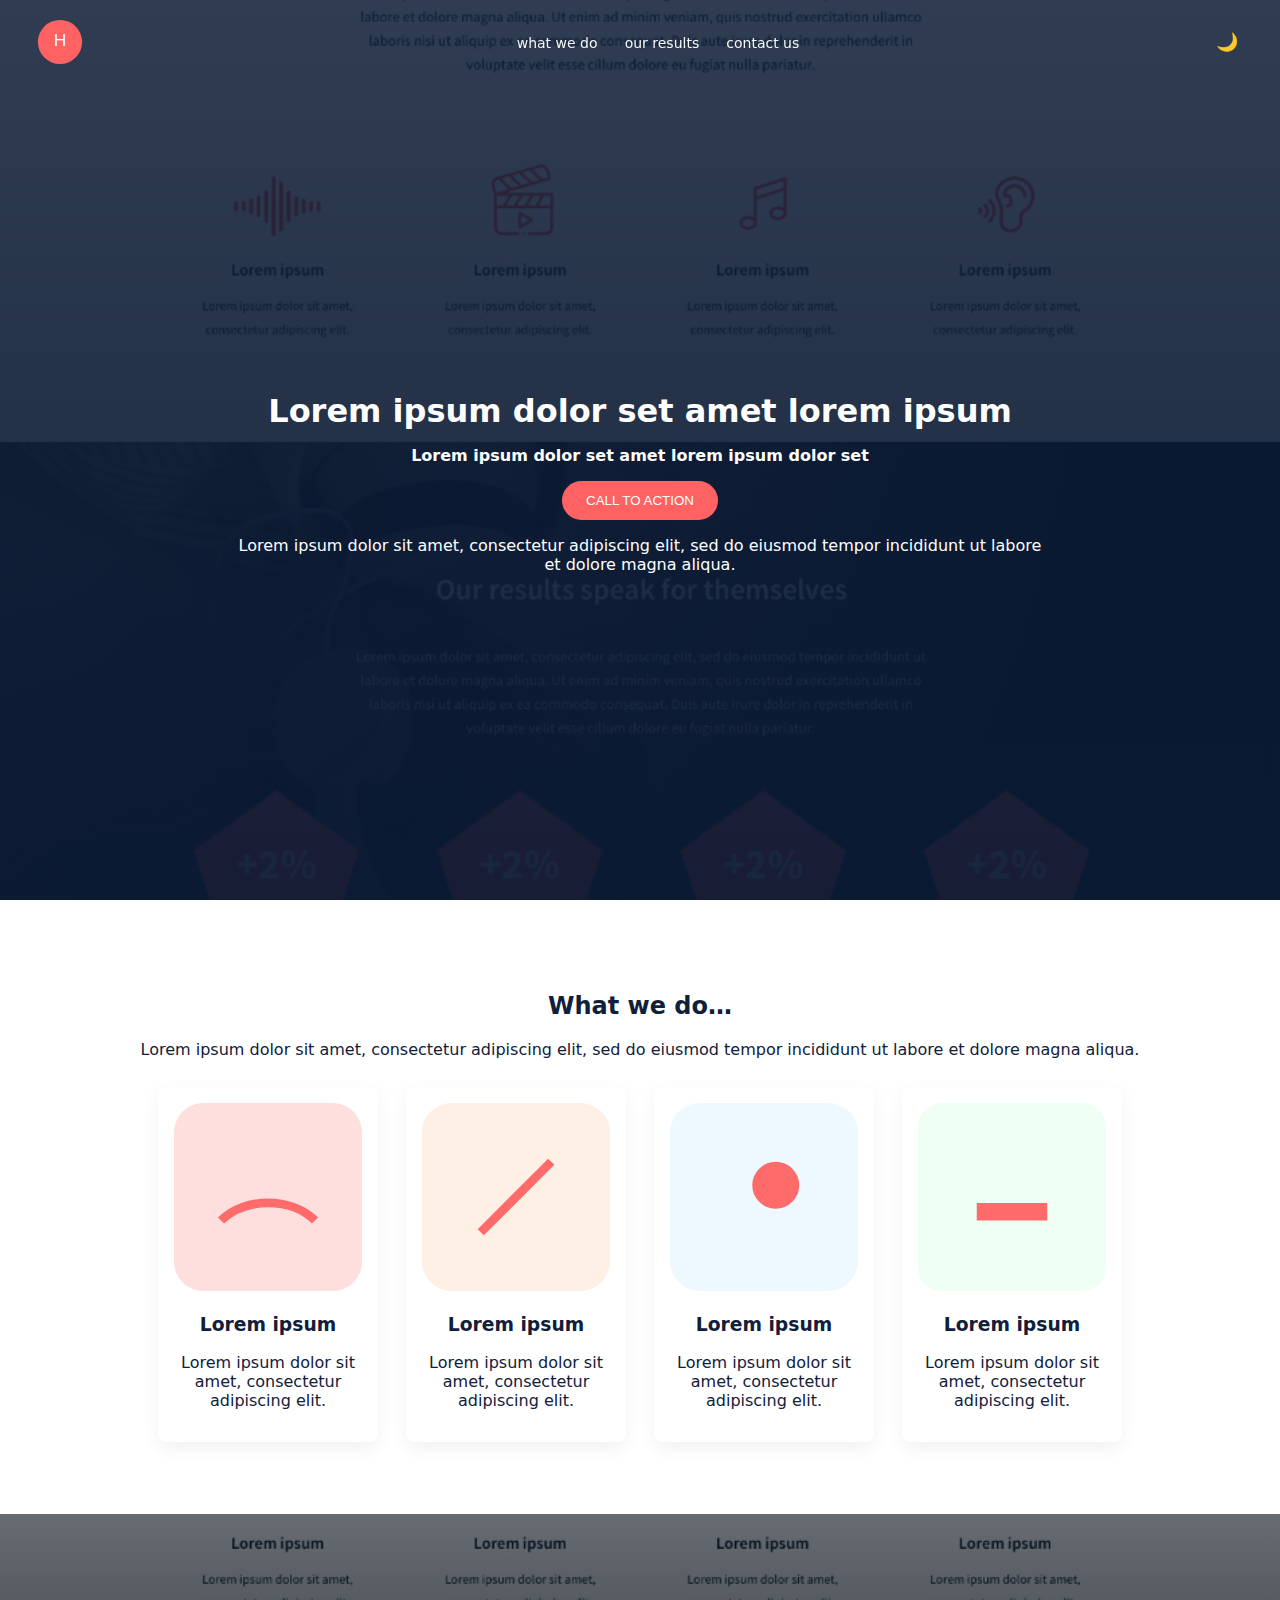
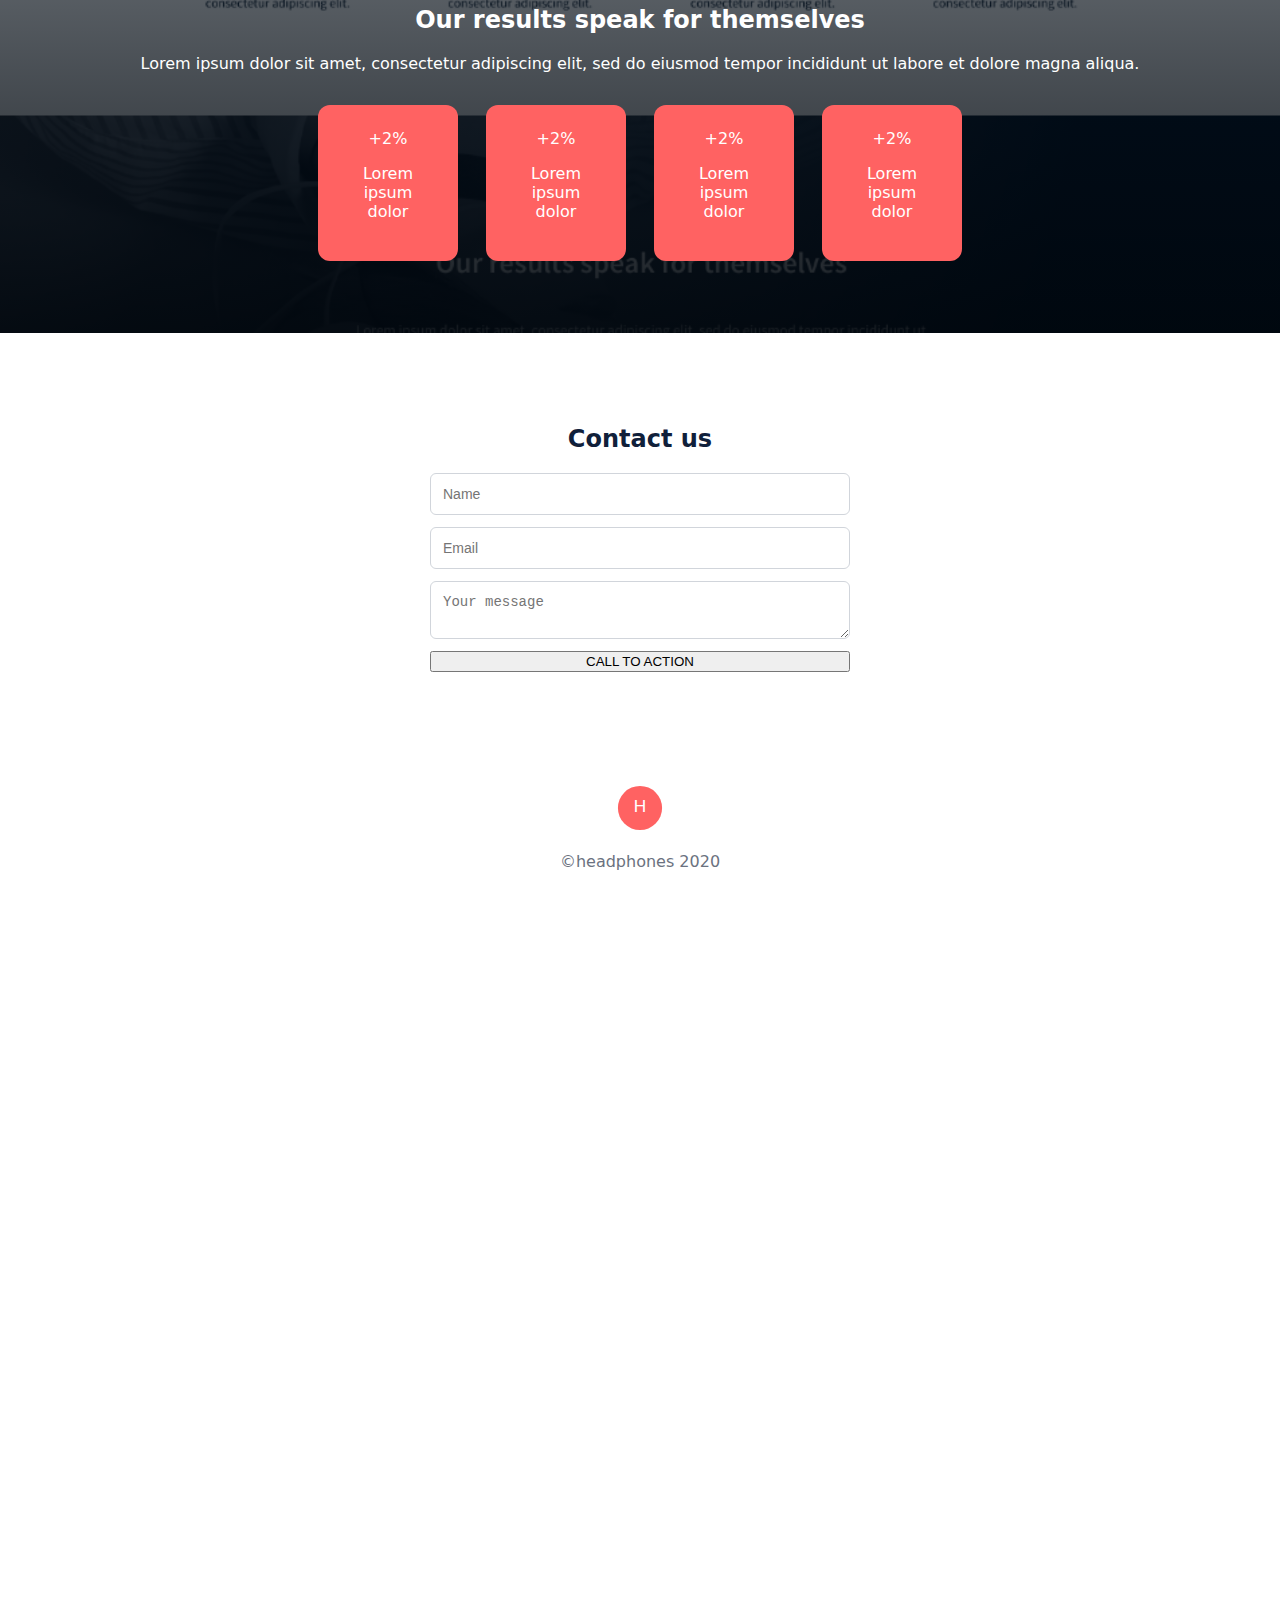
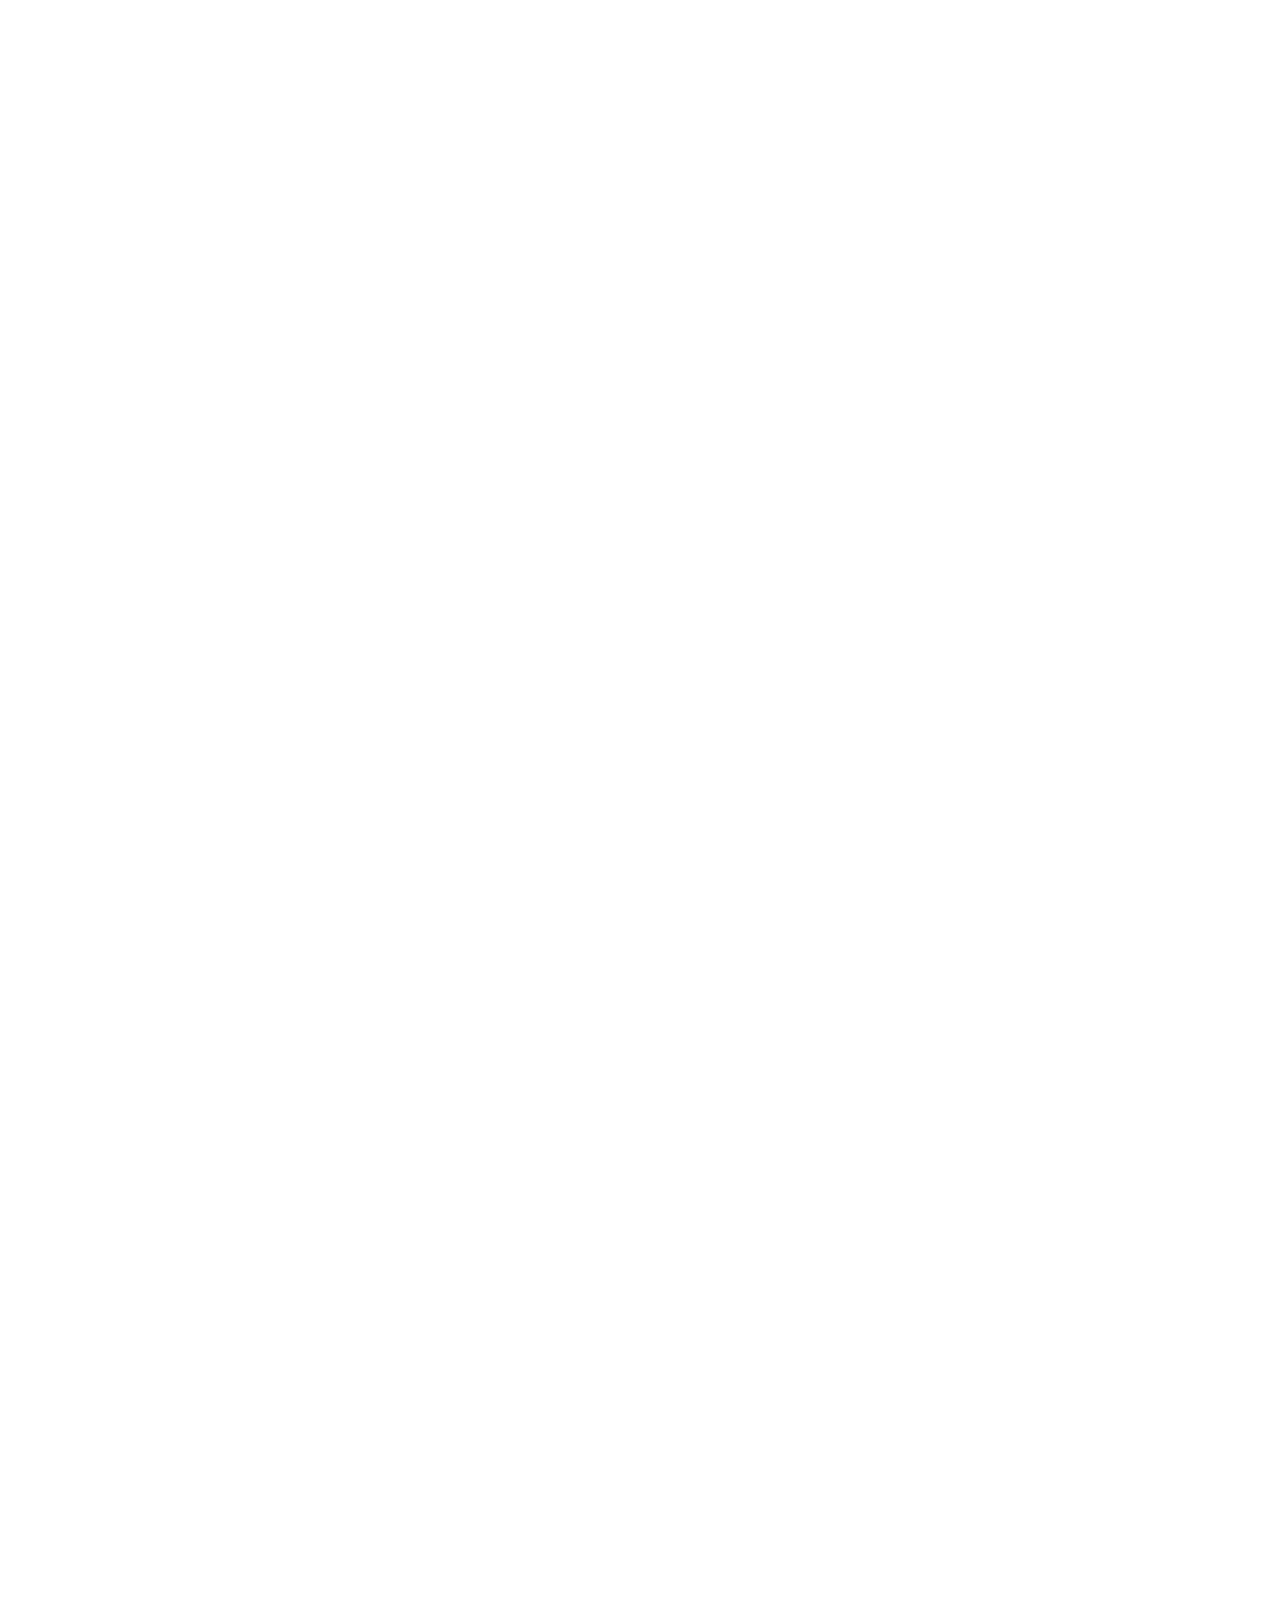
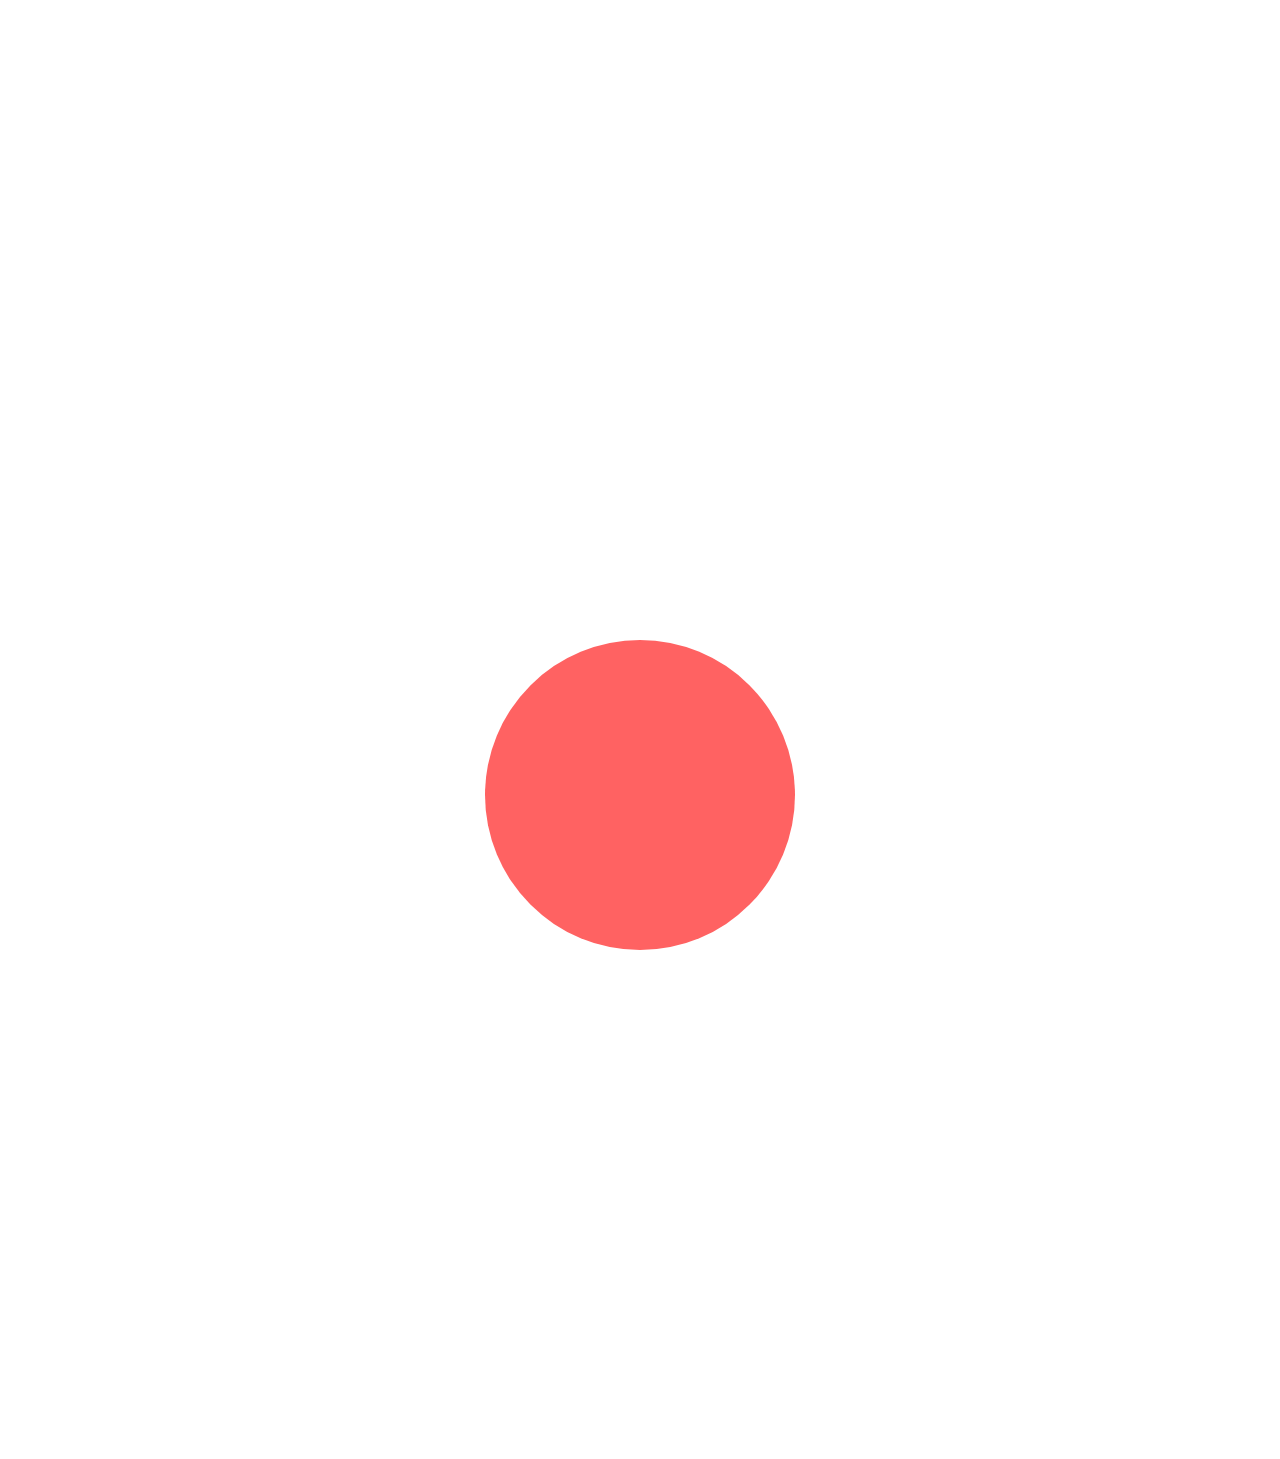
<file: headphones/index.html>
<!DOCTYPE html>
<html lang="en">
<head>
  <meta charset="utf-8" />
  <meta name="viewport" content="width=device-width,initial-scale=1" />
  <title>Headphones - Demo</title>
  <link rel="stylesheet" href="style.css">
</head>
<body>
  <header class="header">
    <div class="header-inner">
      <img src="assets/logo.svg" class="logo" alt="Headphones logo">
      <nav class="nav" role="navigation" aria-label="Main navigation">
        <a href="#what-we-do">what we do</a>
        <a href="#results">our results</a>
        <a href="#contact">contact us</a>
      </nav>
      <button id="theme-toggle" class="theme-toggle" aria-label="Toggle theme">🌙</button>
    </div>
  </header>

  <main>
    <section class="hero" aria-label="Hero section">
      
      <div class="hero-content">
        <h1>Lorem ipsum dolor set amet lorem ipsum</h1>
        <p class="lead">Lorem ipsum dolor set amet lorem ipsum dolor set</p>
        <button class="cta-btn">CALL TO ACTION</button>
        <p class="hero-desc">Lorem ipsum dolor sit amet, consectetur adipiscing elit, sed do eiusmod tempor incididunt ut labore et dolore magna aliqua.</p>
      </div>
    </section>

    <section class="what-we-do" id="what-we-do">
      <h2>What we do…</h2>
      <p class="section-desc">Lorem ipsum dolor sit amet, consectetur adipiscing elit, sed do eiusmod tempor incididunt ut labore et dolore magna aliqua.</p>
      <div class="services">
        <div class="service">
          <img src="assets/about-icon1.svg" alt="">
          <h3>Lorem ipsum</h3>
          <p>Lorem ipsum dolor sit amet, consectetur adipiscing elit.</p>
        </div>
        <div class="service">
          <img src="assets/about-icon2.svg" alt="">
          <h3>Lorem ipsum</h3>
          <p>Lorem ipsum dolor sit amet, consectetur adipiscing elit.</p>
        </div>
        <div class="service">
          <img src="assets/about-icon3.svg" alt="">
          <h3>Lorem ipsum</h3>
          <p>Lorem ipsum dolor sit amet, consectetur adipiscing elit.</p>
        </div>
        <div class="service">
          <img src="assets/about-icon4.svg" alt="">
          <h3>Lorem ipsum</h3>
          <p>Lorem ipsum dolor sit amet, consectetur adipiscing elit.</p>
        </div>
      </div>
    </section>

    <section class="results" id="results">
      <h2>Our results speak for themselves</h2>
      <p class="section-desc">Lorem ipsum dolor sit amet, consectetur adipiscing elit, sed do eiusmod tempor incididunt ut labore et dolore magna aliqua.</p>
      <div class="results-grid">
        <div class="result-box"><span class="percent">+2%</span><p>Lorem ipsum dolor</p></div>
        <div class="result-box"><span class="percent">+2%</span><p>Lorem ipsum dolor</p></div>
        <div class="result-box"><span class="percent">+2%</span><p>Lorem ipsum dolor</p></div>
        <div class="result-box"><span class="percent">+2%</span><p>Lorem ipsum dolor</p></div>
      </div>
    </section>

    <section class="contact" id="contact">
      <h2>Contact us</h2>
      <form class="contact-form" id="contact-form">
        <input type="text" id="contact-name" placeholder="Name" required>
        <input type="email" id="contact-email" placeholder="Email" required>
        <textarea id="contact-message" placeholder="Your message" required></textarea>
        <button type="submit" class="cta-btn">CALL TO ACTION</button>
      </form>
    </section>
  </main>

  <footer class="footer">
    <img src="assets/logo.svg" class="logo" alt="Headphones logo">
    <p>©headphones 2020</p>
    <div class="socials">
      <a href="#" aria-label="Facebook"><img src="assets/icon-facebook.svg" alt=""></a>
      <a href="#" aria-label="Twitter"><img src="assets/icon-twitter.svg" alt=""></a>
      <a href="#" aria-label="Instagram"><img src="assets/icon-instagram.svg" alt=""></a>
    </div>
  </footer>

  <script src="script.js"></script>
</body>
</html>
</file>
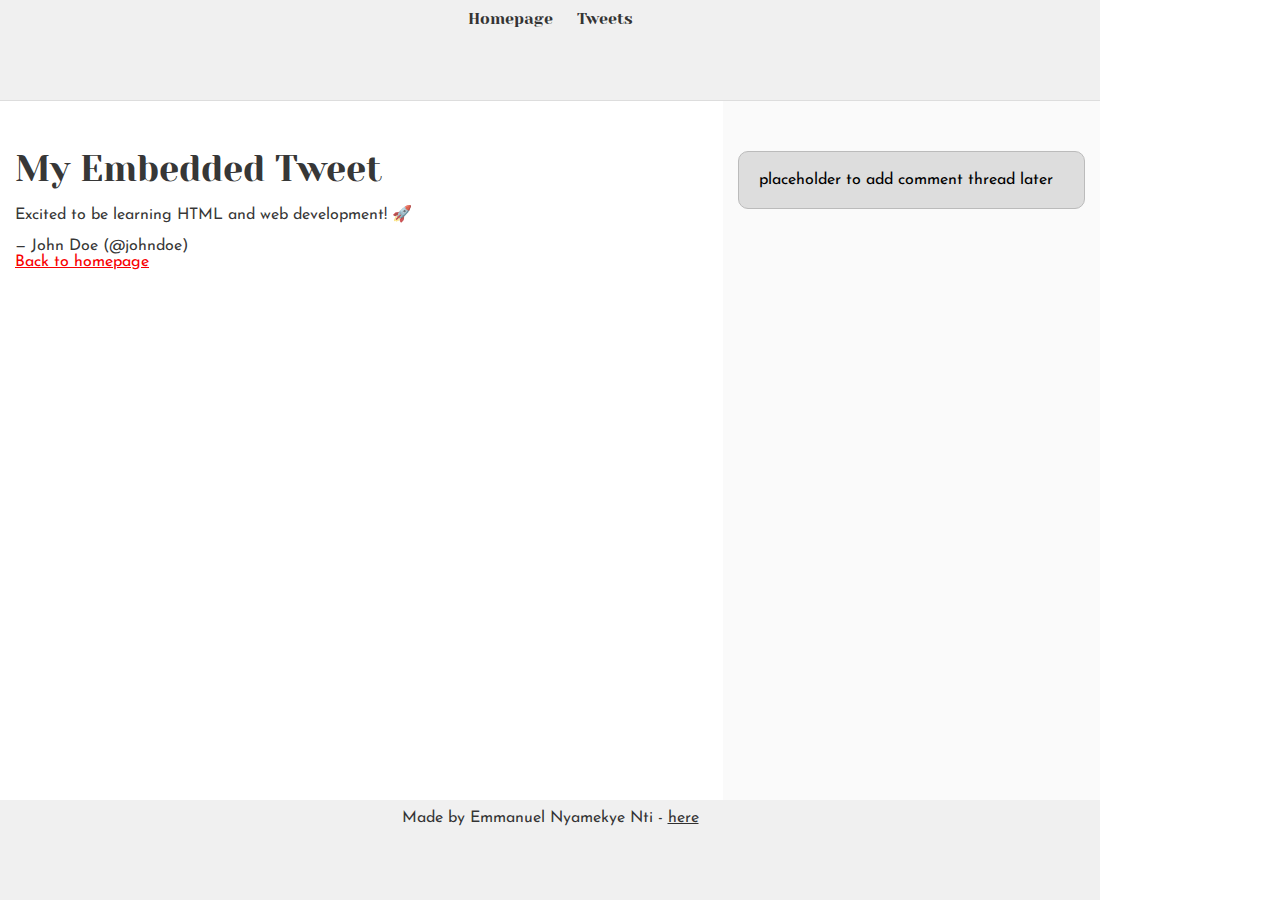
<file: css_basic/tweets.html>
<!DOCTYPE html>
<html lang="en">
<head>
    <meta charset="UTF-8">
    <title>Tweets</title>

    <link href="base.css" rel="stylesheet">
<link href="styles.css" rel="stylesheet">
</head>
<body>

<header>
    <ul>
        <li><a href="index.html">Homepage</a></li>
        <li><a href="tweets.html">Tweets</a></li>
    </ul>
</header>

<main>
    <article>

        <h1>My Embedded Tweet</h1>

        <!-- Embedded Tweet -->
        <blockquote class="twitter-tweet">
            <p lang="en" dir="ltr">Excited to be learning HTML and web development! 🚀</p>
            — John Doe (@johndoe)
            <a href="https://twitter.com/johndoe/status/1234567890123456789"></a>
        </blockquote>

        <script async src="https://platform.twitter.com/widgets.js" charset="utf-8"></script>

        <p><a href="index.html">Back to homepage</a></p>

    </article>

    <aside>
        <p>placeholder to add comment thread later</p>
    </aside>
</main>

<footer>
    <p>Made by Emmanuel Nyamekye Nti - <a href="https://example.com" target="_blank">here</a></p>
</footer>

</body>
</html>
</file>
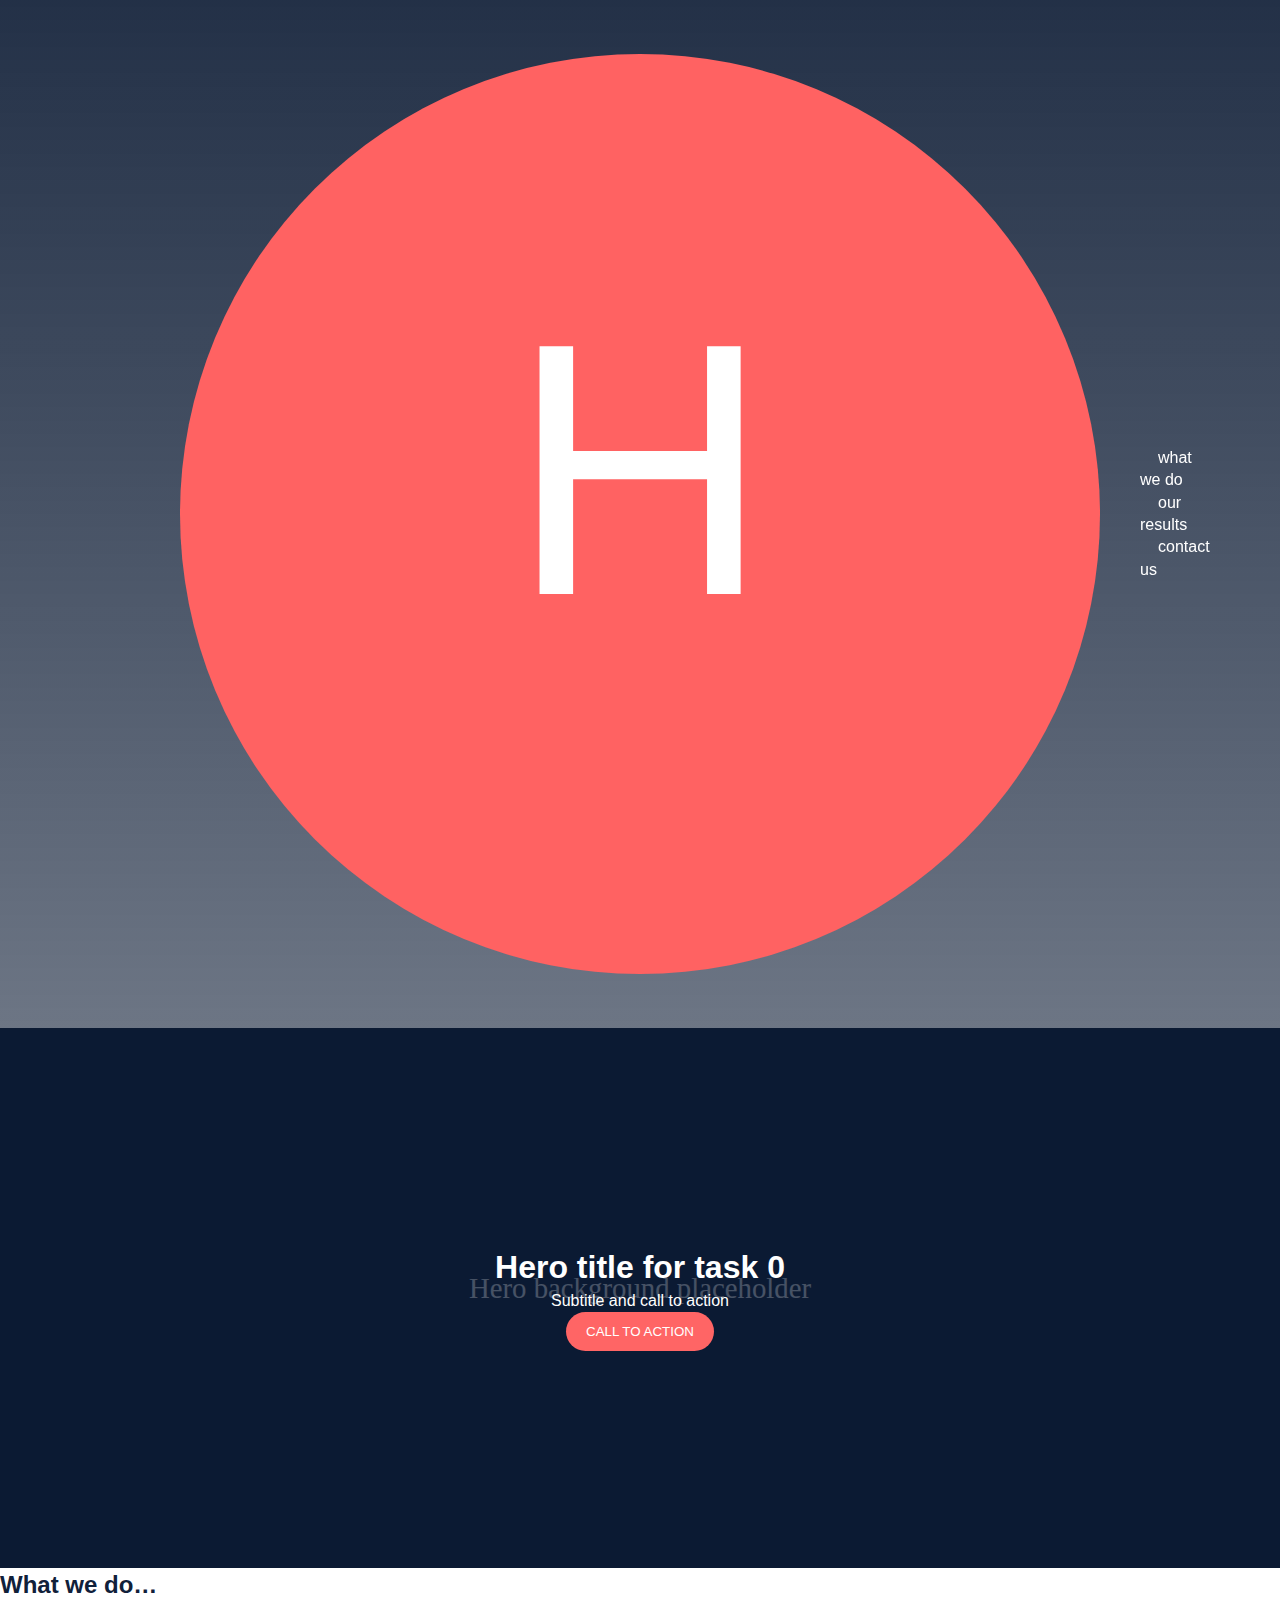
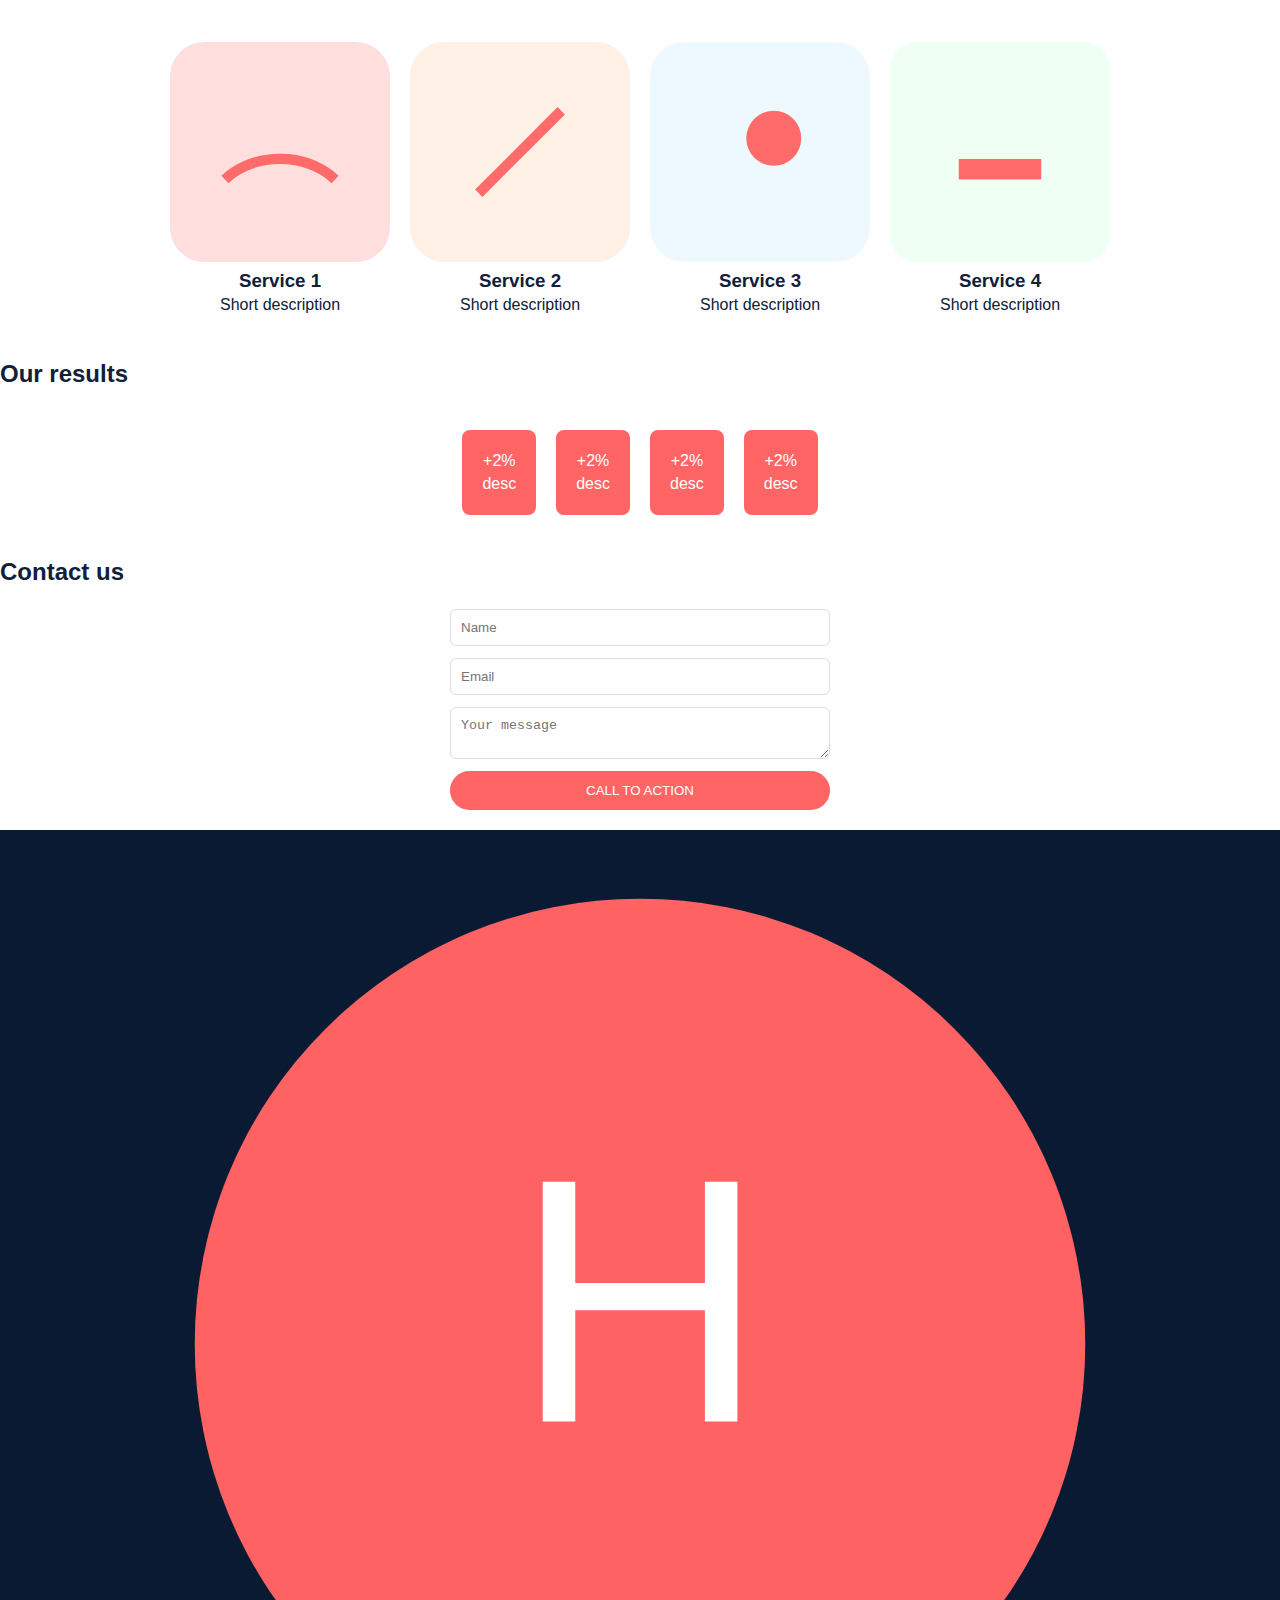
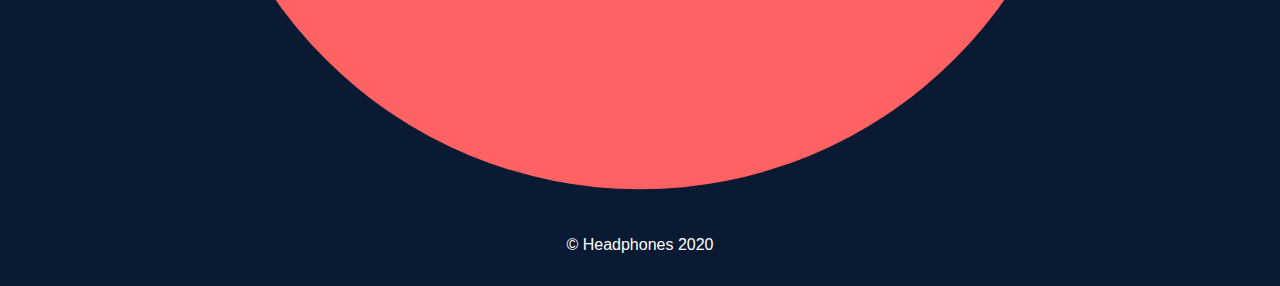
<file: headphones/0-index.html>
<!doctype html>
<html lang="en">
<head>
  <meta charset="utf-8">
  <meta name="viewport" content="width=device-width,initial-scale=1">
  <title>Headphones - Task 0</title>
  <link rel="stylesheet" href="0-styles.css">
</head>
<body>
  <header class="site-header">
    <div class="container">
      <img src="assets/logo.svg" alt="logo" class="logo">
      <nav class="main-nav">
        <a href="#what-we-do">what we do</a>
        <a href="#results">our results</a>
        <a href="#contact">contact us</a>
      </nav>
      <button class="hamburger" id="hamburger" aria-label="Menu">☰</button>
    </div>
  </header>

  <main>
    <section class="hero">
      <div class="hero-inner">
        <h1>Hero title for task 0</h1>
        <p class="subtitle">Subtitle and call to action</p>
        <button class="cta">CALL TO ACTION</button>
      </div>
    </section>

    <section id="what-we-do" class="what-we-do">
      <h2>What we do…</h2>
      <div class="services">
        <div class="service">
          <img src="assets/about-icon1.svg" alt="icon">
          <h3>Service 1</h3>
          <p>Short description</p>
        </div>
        <div class="service">
          <img src="assets/about-icon2.svg" alt="icon">
          <h3>Service 2</h3>
          <p>Short description</p>
        </div>
        <div class="service">
          <img src="assets/about-icon3.svg" alt="icon">
          <h3>Service 3</h3>
          <p>Short description</p>
        </div>
        <div class="service">
          <img src="assets/about-icon4.svg" alt="icon">
          <h3>Service 4</h3>
          <p>Short description</p>
        </div>
      </div>
    </section>

    <section id="results" class="results">
      <h2>Our results</h2>
      <div class="results-grid">
        <div class="result pent">+2%<p>desc</p></div>
        <div class="result pent">+2%<p>desc</p></div>
        <div class="result pent">+2%<p>desc</p></div>
        <div class="result pent">+2%<p>desc</p></div>
      </div>
    </section>

    <section id="contact" class="contact">
      <h2>Contact us</h2>
      <form class="contact-form">
        <input type="text" placeholder="Name" required>
        <input type="email" placeholder="Email" required>
        <textarea placeholder="Your message" required></textarea>
        <button class="cta" type="submit">CALL TO ACTION</button>
      </form>
    </section>
  </main>

  <footer class="site-footer">
    <div class="container">
      <img src="assets/logo.svg" alt="logo" class="logo small">
      <p>© Headphones 2020</p>
    </div>
  </footer>
  <script>
    // placeholder for task 0
  </script>
</body>
</html>
</file>
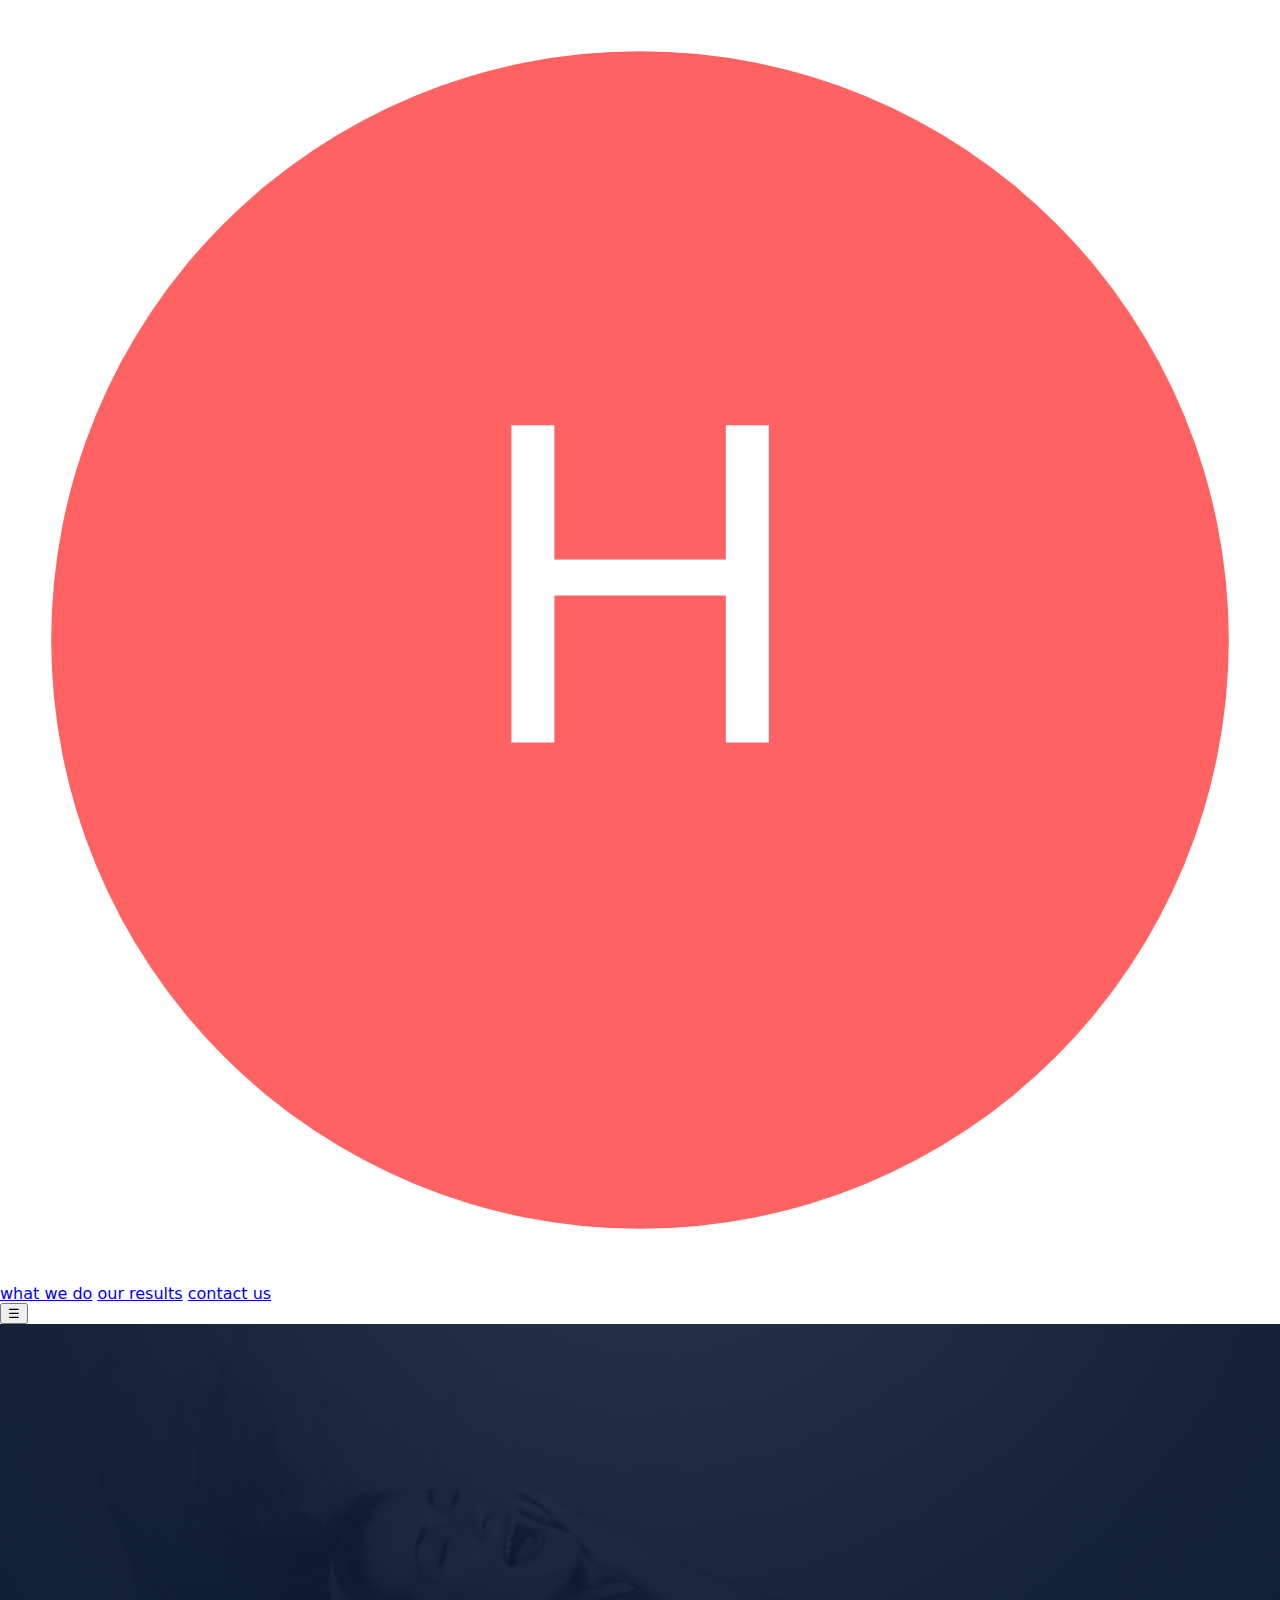
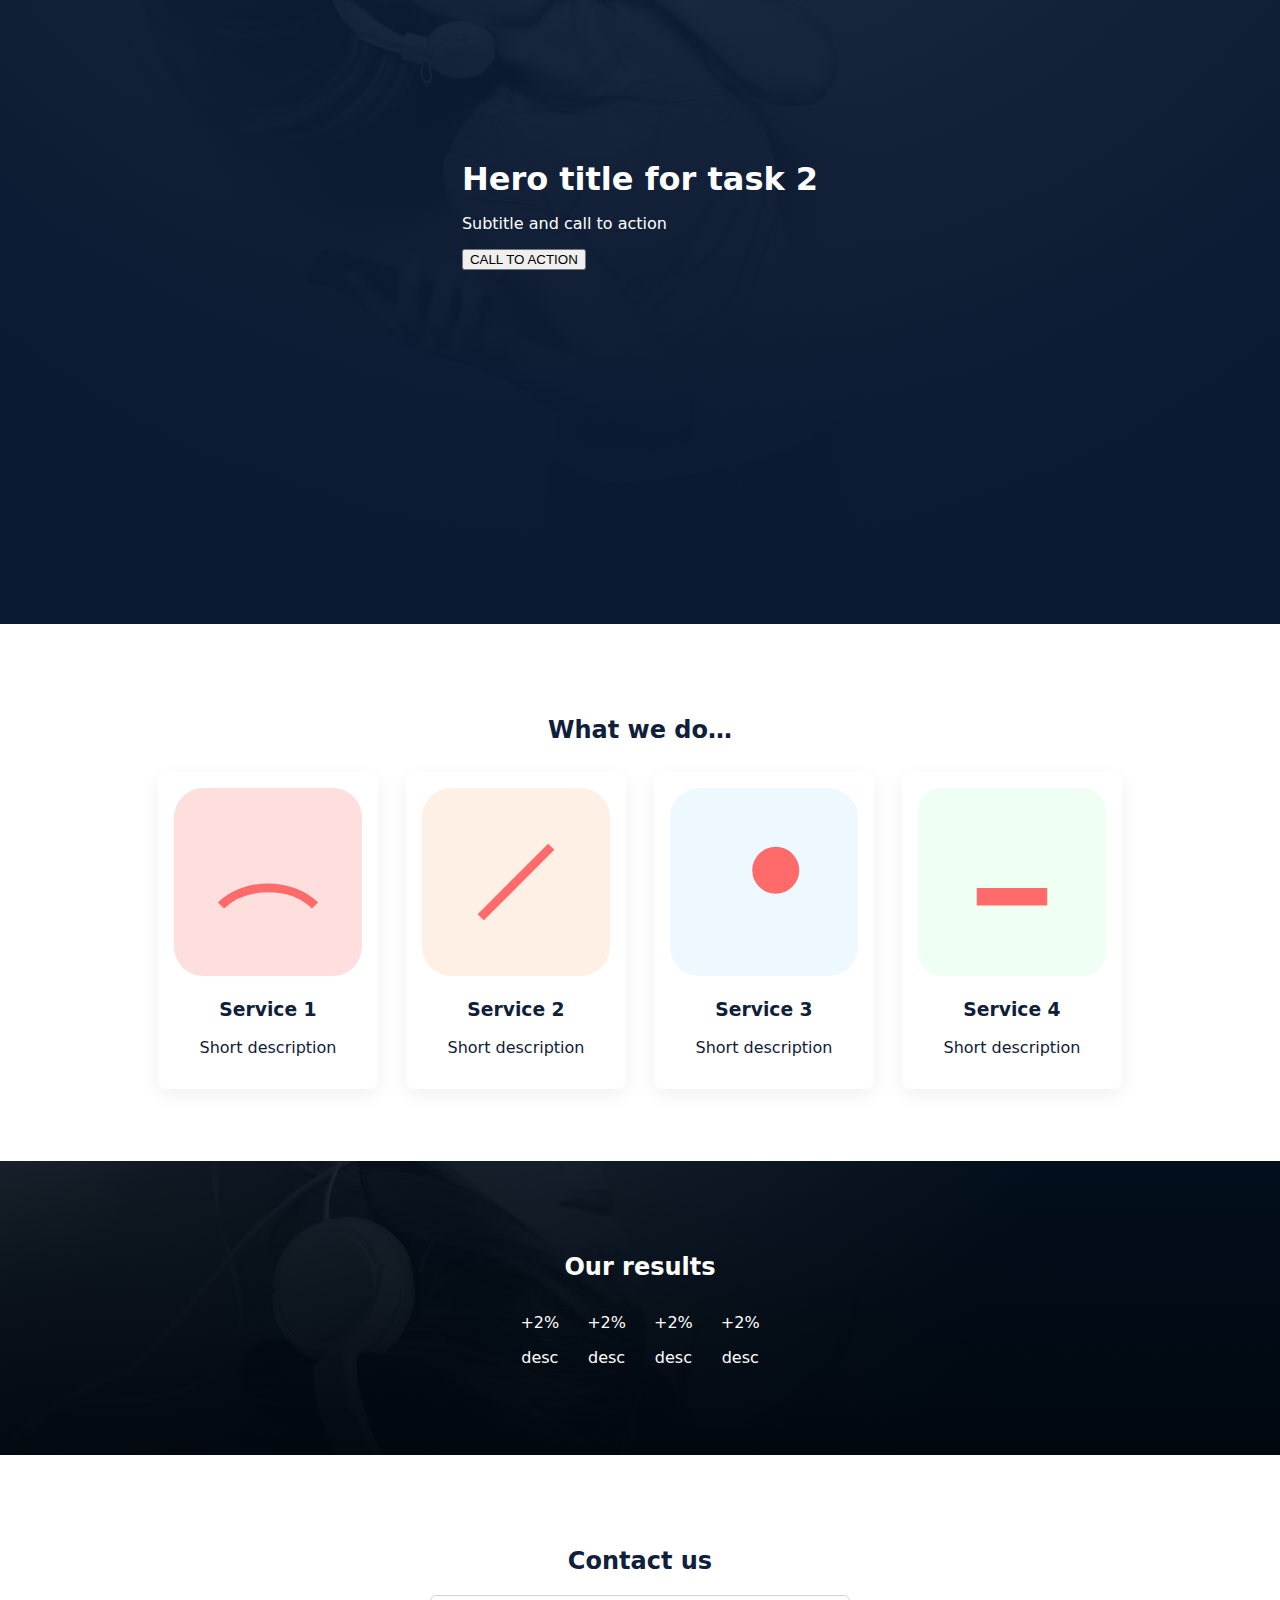
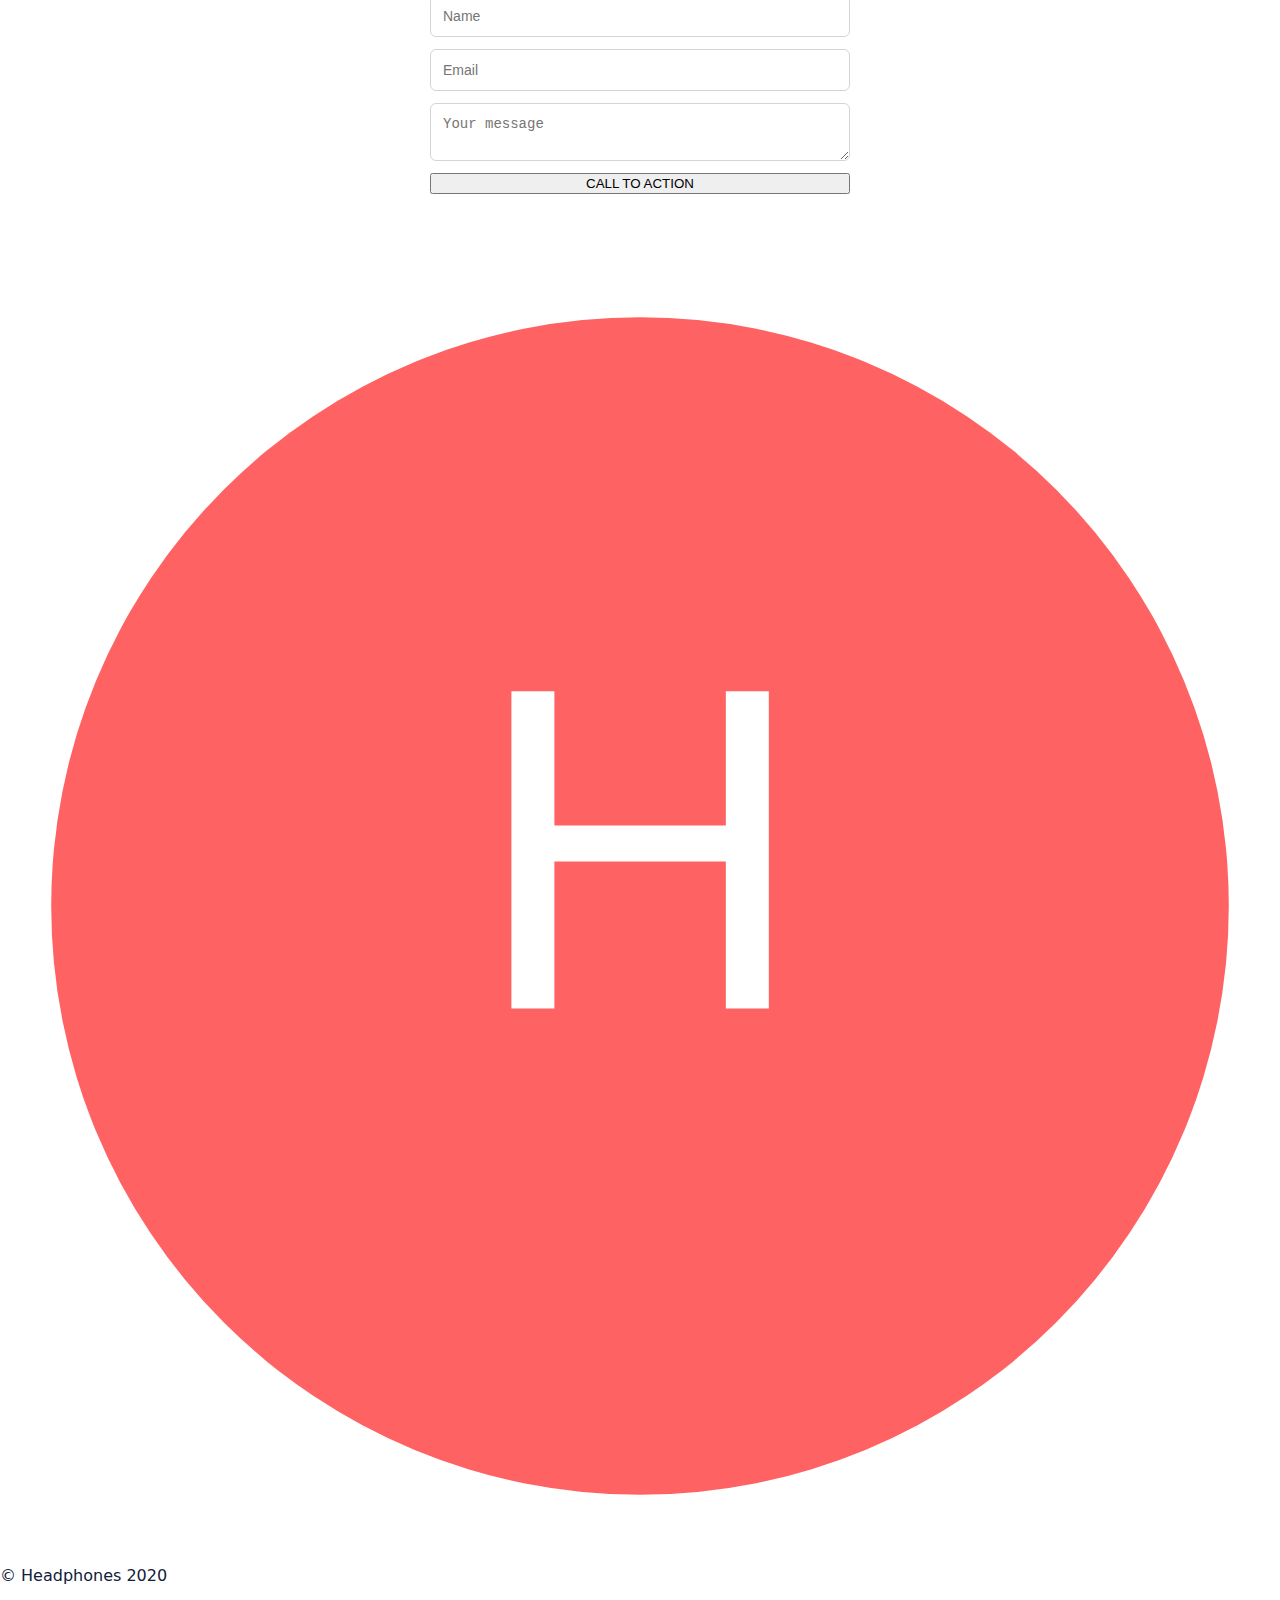
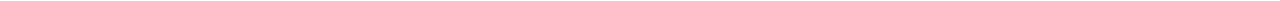
<file: headphones/2-index.html>
<!doctype html>
<html lang="en">
<head>
  <meta charset="utf-8">
  <meta name="viewport" content="width=device-width,initial-scale=1">
  <title>Headphones - Task 2</title>
  <link rel="stylesheet" href="2-styles.css">
</head>
<body>
  <header class="site-header">
    <div class="container">
      <img src="assets/logo.svg" alt="logo" class="logo">
      <nav class="main-nav">
        <a href="#what-we-do">what we do</a>
        <a href="#results">our results</a>
        <a href="#contact">contact us</a>
      </nav>
      <button class="hamburger" id="hamburger" aria-label="Menu">☰</button>
    </div>
  </header>

  <main>
    <section class="hero">
      <div class="hero-inner">
        <h1>Hero title for task 2</h1>
        <p class="subtitle">Subtitle and call to action</p>
        <button class="cta">CALL TO ACTION</button>
      </div>
    </section>

    <section id="what-we-do" class="what-we-do">
      <h2>What we do…</h2>
      <div class="services">
        <div class="service">
          <img src="assets/about-icon1.svg" alt="icon">
          <h3>Service 1</h3>
          <p>Short description</p>
        </div>
        <div class="service">
          <img src="assets/about-icon2.svg" alt="icon">
          <h3>Service 2</h3>
          <p>Short description</p>
        </div>
        <div class="service">
          <img src="assets/about-icon3.svg" alt="icon">
          <h3>Service 3</h3>
          <p>Short description</p>
        </div>
        <div class="service">
          <img src="assets/about-icon4.svg" alt="icon">
          <h3>Service 4</h3>
          <p>Short description</p>
        </div>
      </div>
    </section>

    <section id="results" class="results">
      <h2>Our results</h2>
      <div class="results-grid">
        <div class="result pent">+2%<p>desc</p></div>
        <div class="result pent">+2%<p>desc</p></div>
        <div class="result pent">+2%<p>desc</p></div>
        <div class="result pent">+2%<p>desc</p></div>
      </div>
    </section>

    <section id="contact" class="contact">
      <h2>Contact us</h2>
      <form class="contact-form">
        <input type="text" placeholder="Name" required>
        <input type="email" placeholder="Email" required>
        <textarea placeholder="Your message" required></textarea>
        <button class="cta" type="submit">CALL TO ACTION</button>
      </form>
    </section>
  </main>

  <footer class="site-footer">
    <div class="container">
      <img src="assets/logo.svg" alt="logo" class="logo small">
      <p>© Headphones 2020</p>
    </div>
  </footer>
  <script>
    // placeholder for task 2
  </script>
</body>
</html>
</file>
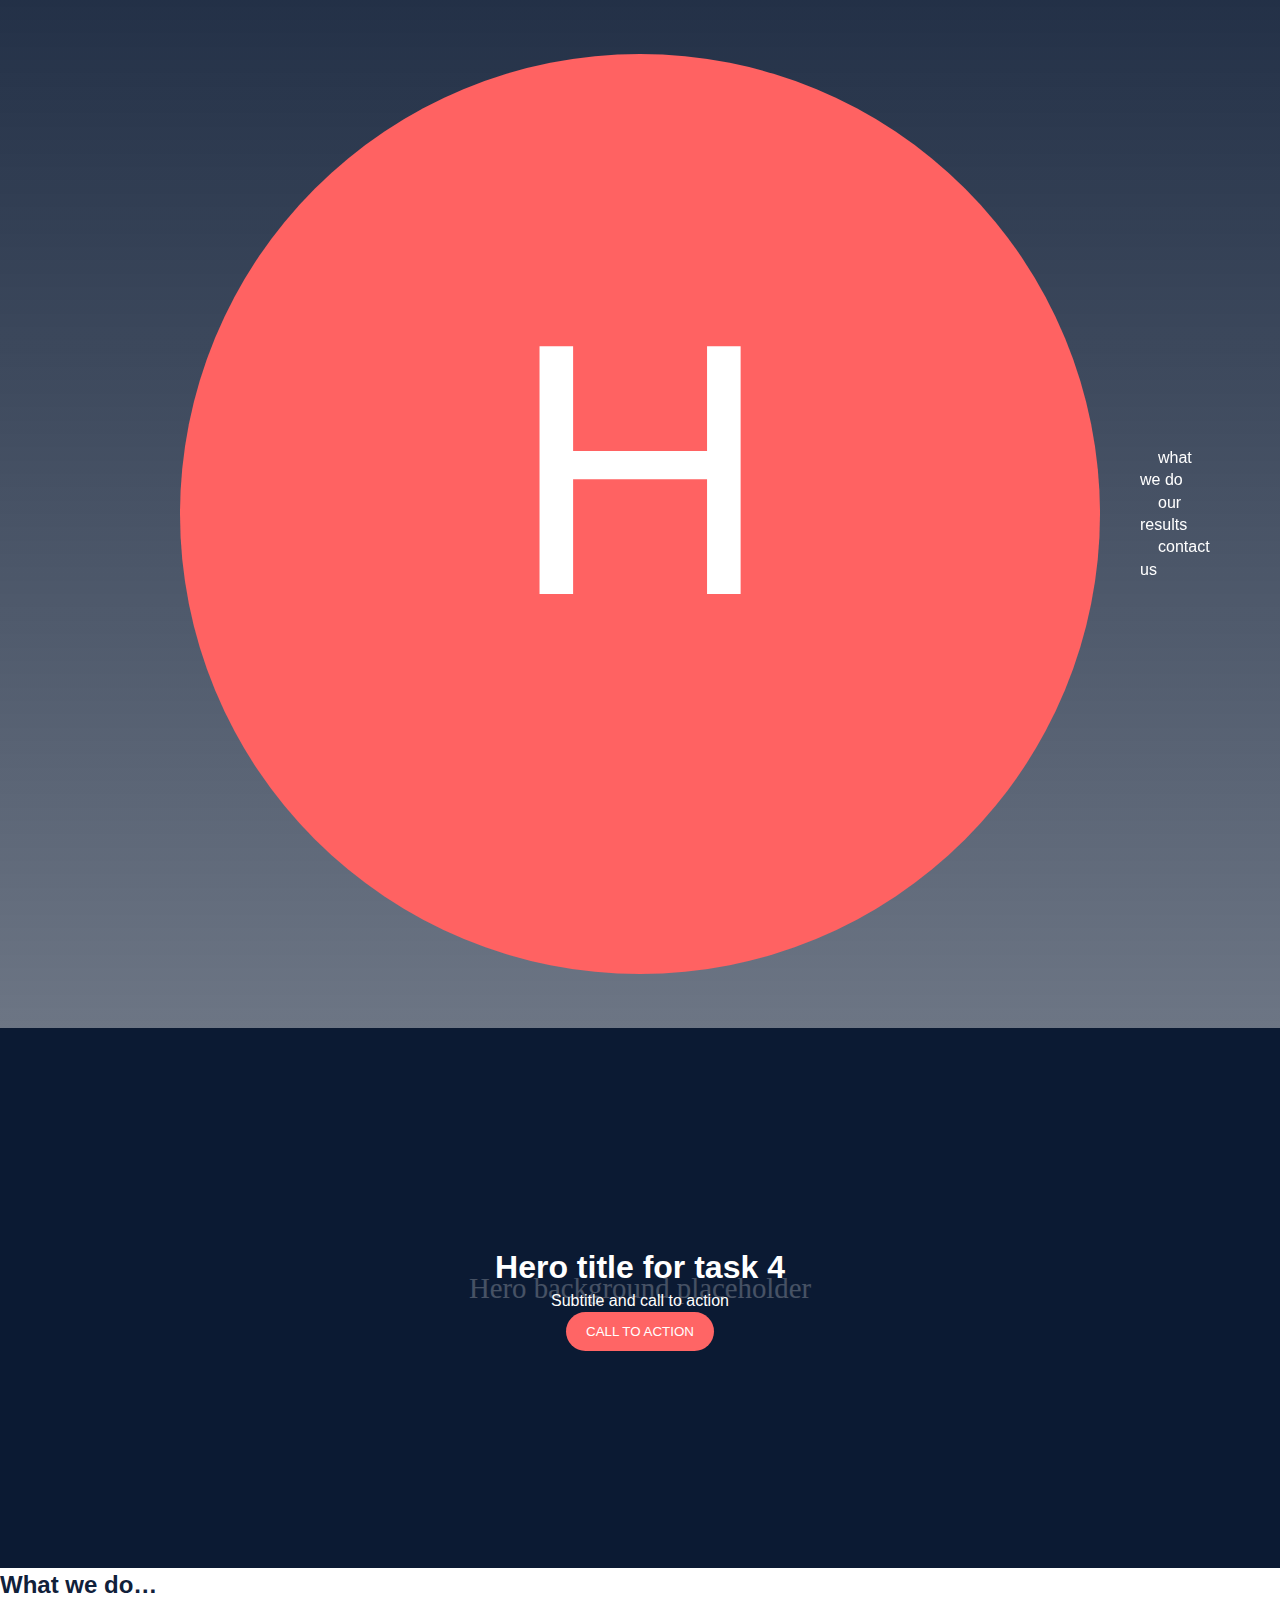
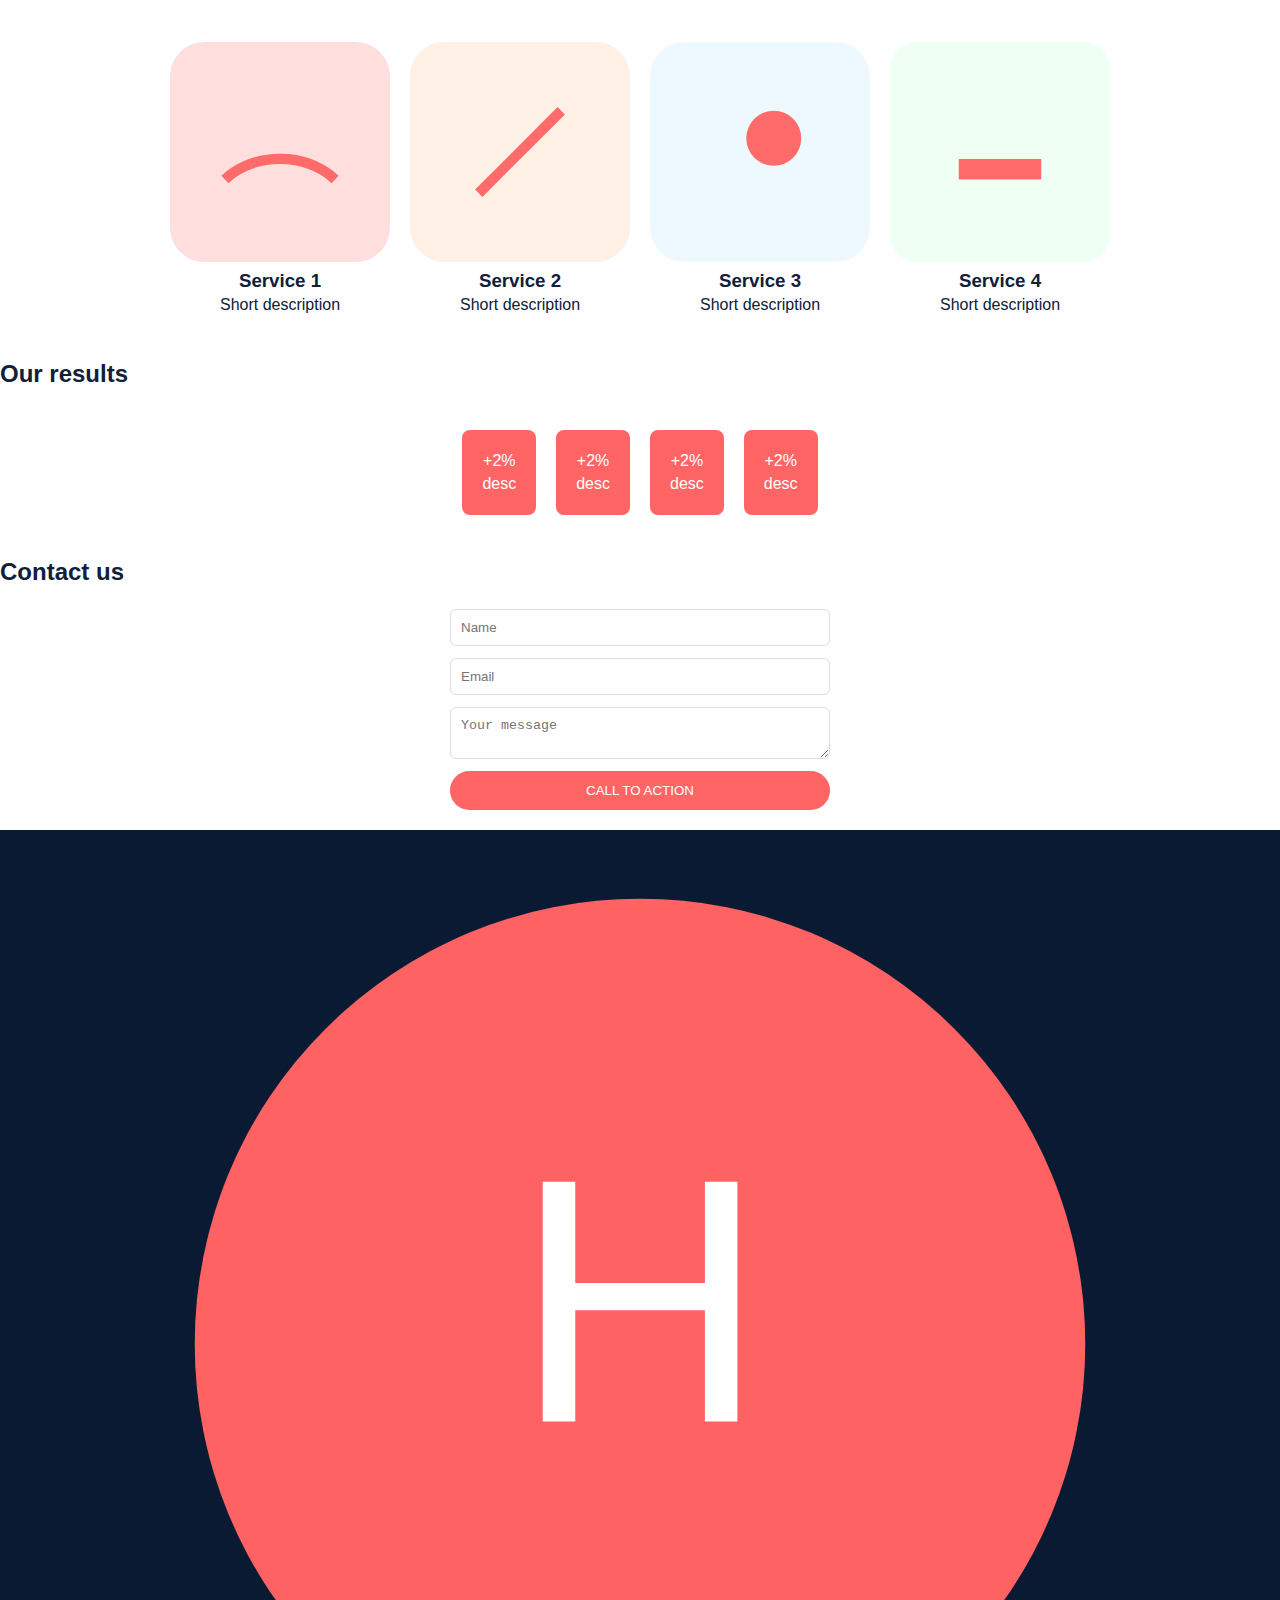
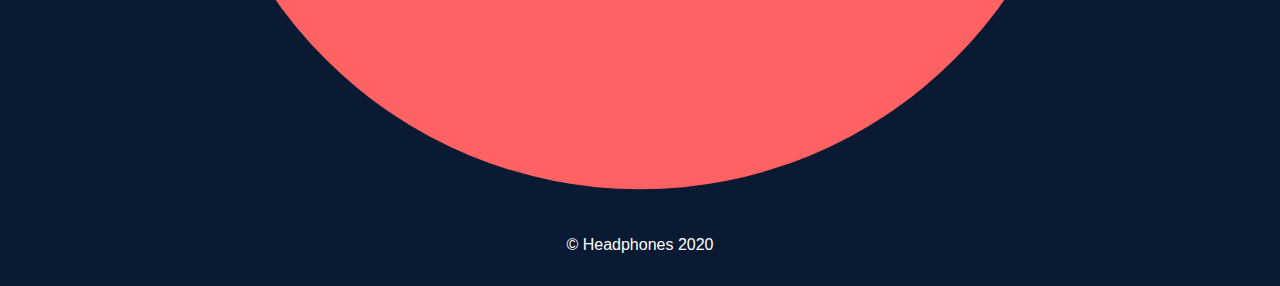
<file: headphones/4-index.html>
<!doctype html>
<html lang="en">
<head>
  <meta charset="utf-8">
  <meta name="viewport" content="width=device-width,initial-scale=1">
  <title>Headphones - Task 4</title>
  <link rel="stylesheet" href="4-styles.css">
</head>
<body>
  <header class="site-header">
    <div class="container">
      <img src="assets/logo.svg" alt="logo" class="logo">
      <nav class="main-nav">
        <a href="#what-we-do">what we do</a>
        <a href="#results">our results</a>
        <a href="#contact">contact us</a>
      </nav>
      <button class="hamburger" id="hamburger" aria-label="Menu">☰</button>
    </div>
  </header>

  <main>
    <section class="hero">
      <div class="hero-inner">
        <h1>Hero title for task 4</h1>
        <p class="subtitle">Subtitle and call to action</p>
        <button class="cta">CALL TO ACTION</button>
      </div>
    </section>

    <section id="what-we-do" class="what-we-do">
      <h2>What we do…</h2>
      <div class="services">
        <div class="service">
          <img src="assets/about-icon1.svg" alt="icon">
          <h3>Service 1</h3>
          <p>Short description</p>
        </div>
        <div class="service">
          <img src="assets/about-icon2.svg" alt="icon">
          <h3>Service 2</h3>
          <p>Short description</p>
        </div>
        <div class="service">
          <img src="assets/about-icon3.svg" alt="icon">
          <h3>Service 3</h3>
          <p>Short description</p>
        </div>
        <div class="service">
          <img src="assets/about-icon4.svg" alt="icon">
          <h3>Service 4</h3>
          <p>Short description</p>
        </div>
      </div>
    </section>

    <section id="results" class="results">
      <h2>Our results</h2>
      <div class="results-grid">
        <div class="result pent">+2%<p>desc</p></div>
        <div class="result pent">+2%<p>desc</p></div>
        <div class="result pent">+2%<p>desc</p></div>
        <div class="result pent">+2%<p>desc</p></div>
      </div>
    </section>

    <section id="contact" class="contact">
      <h2>Contact us</h2>
      <form class="contact-form">
        <input type="text" placeholder="Name" required>
        <input type="email" placeholder="Email" required>
        <textarea placeholder="Your message" required></textarea>
        <button class="cta" type="submit">CALL TO ACTION</button>
      </form>
    </section>
  </main>

  <footer class="site-footer">
    <div class="container">
      <img src="assets/logo.svg" alt="logo" class="logo small">
      <p>© Headphones 2020</p>
    </div>
  </footer>
  <script>
    // placeholder for task 4
  </script>
</body>
</html>
</file>
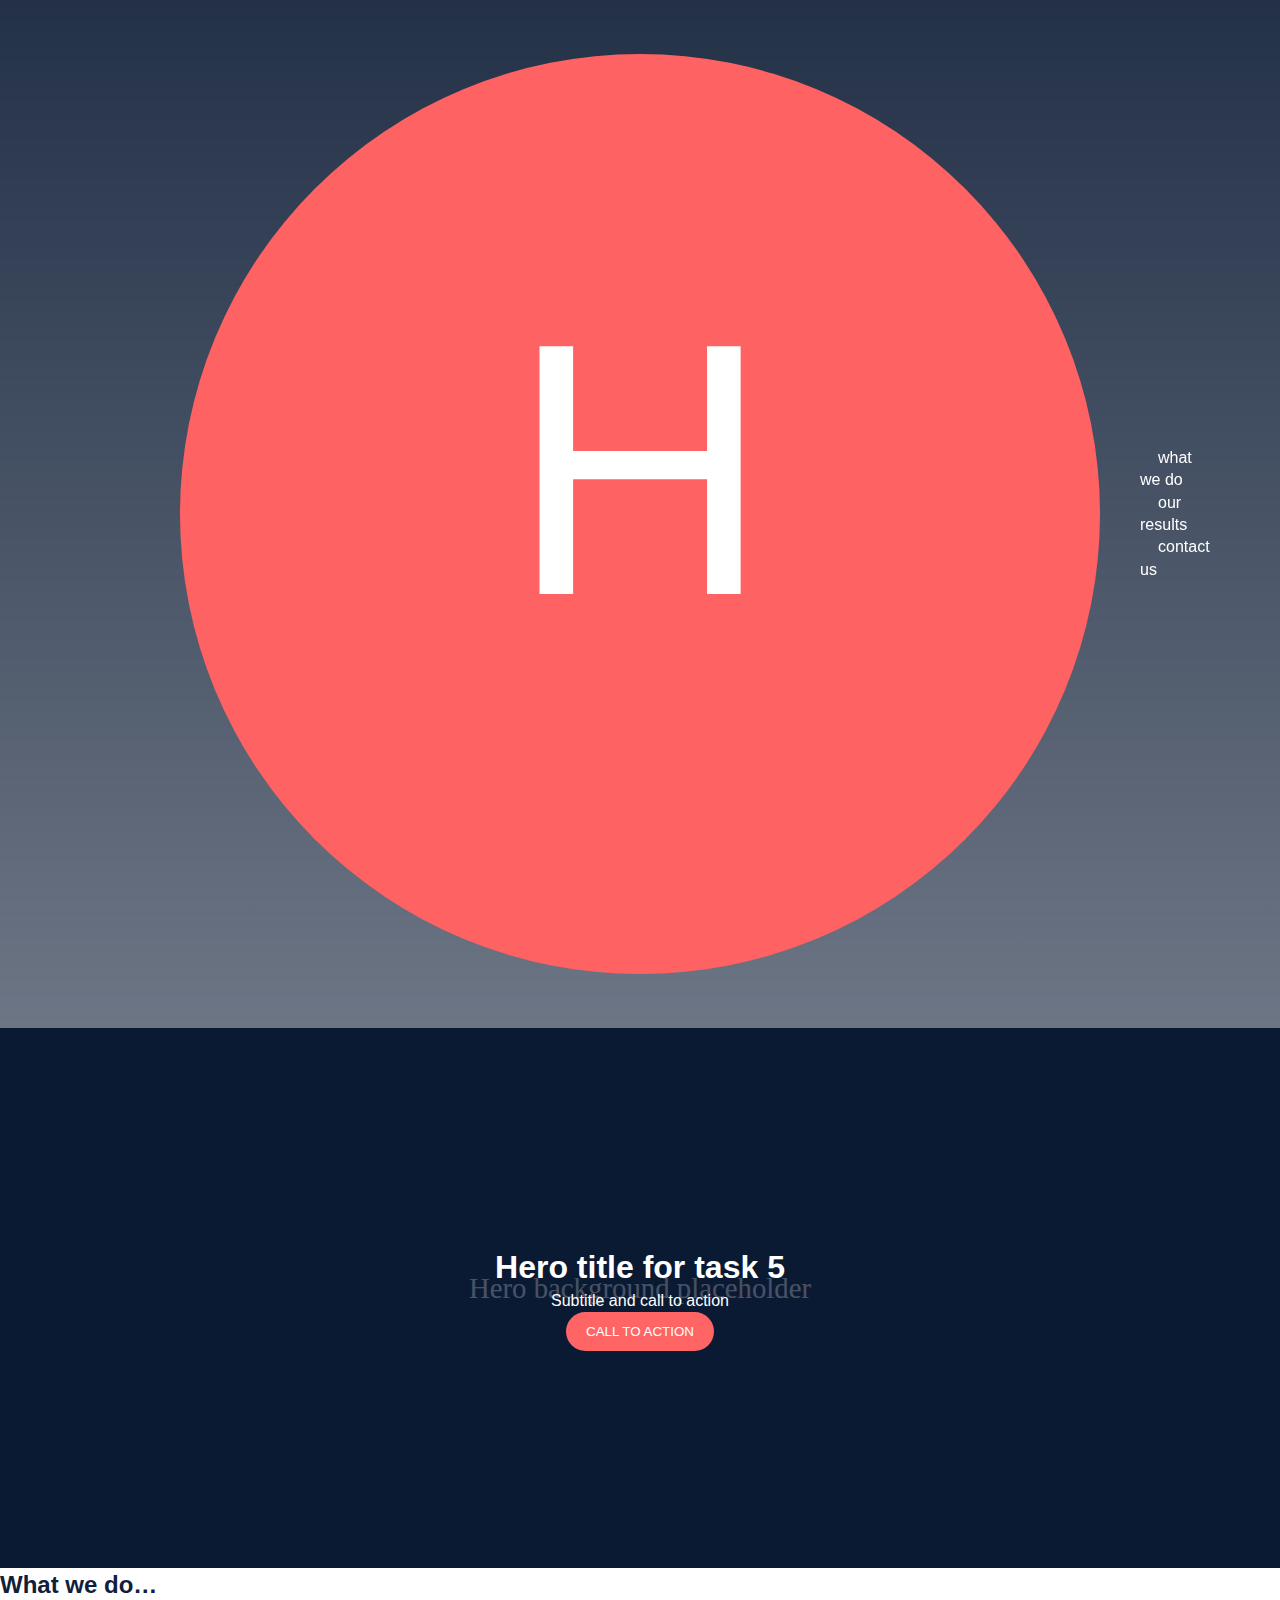
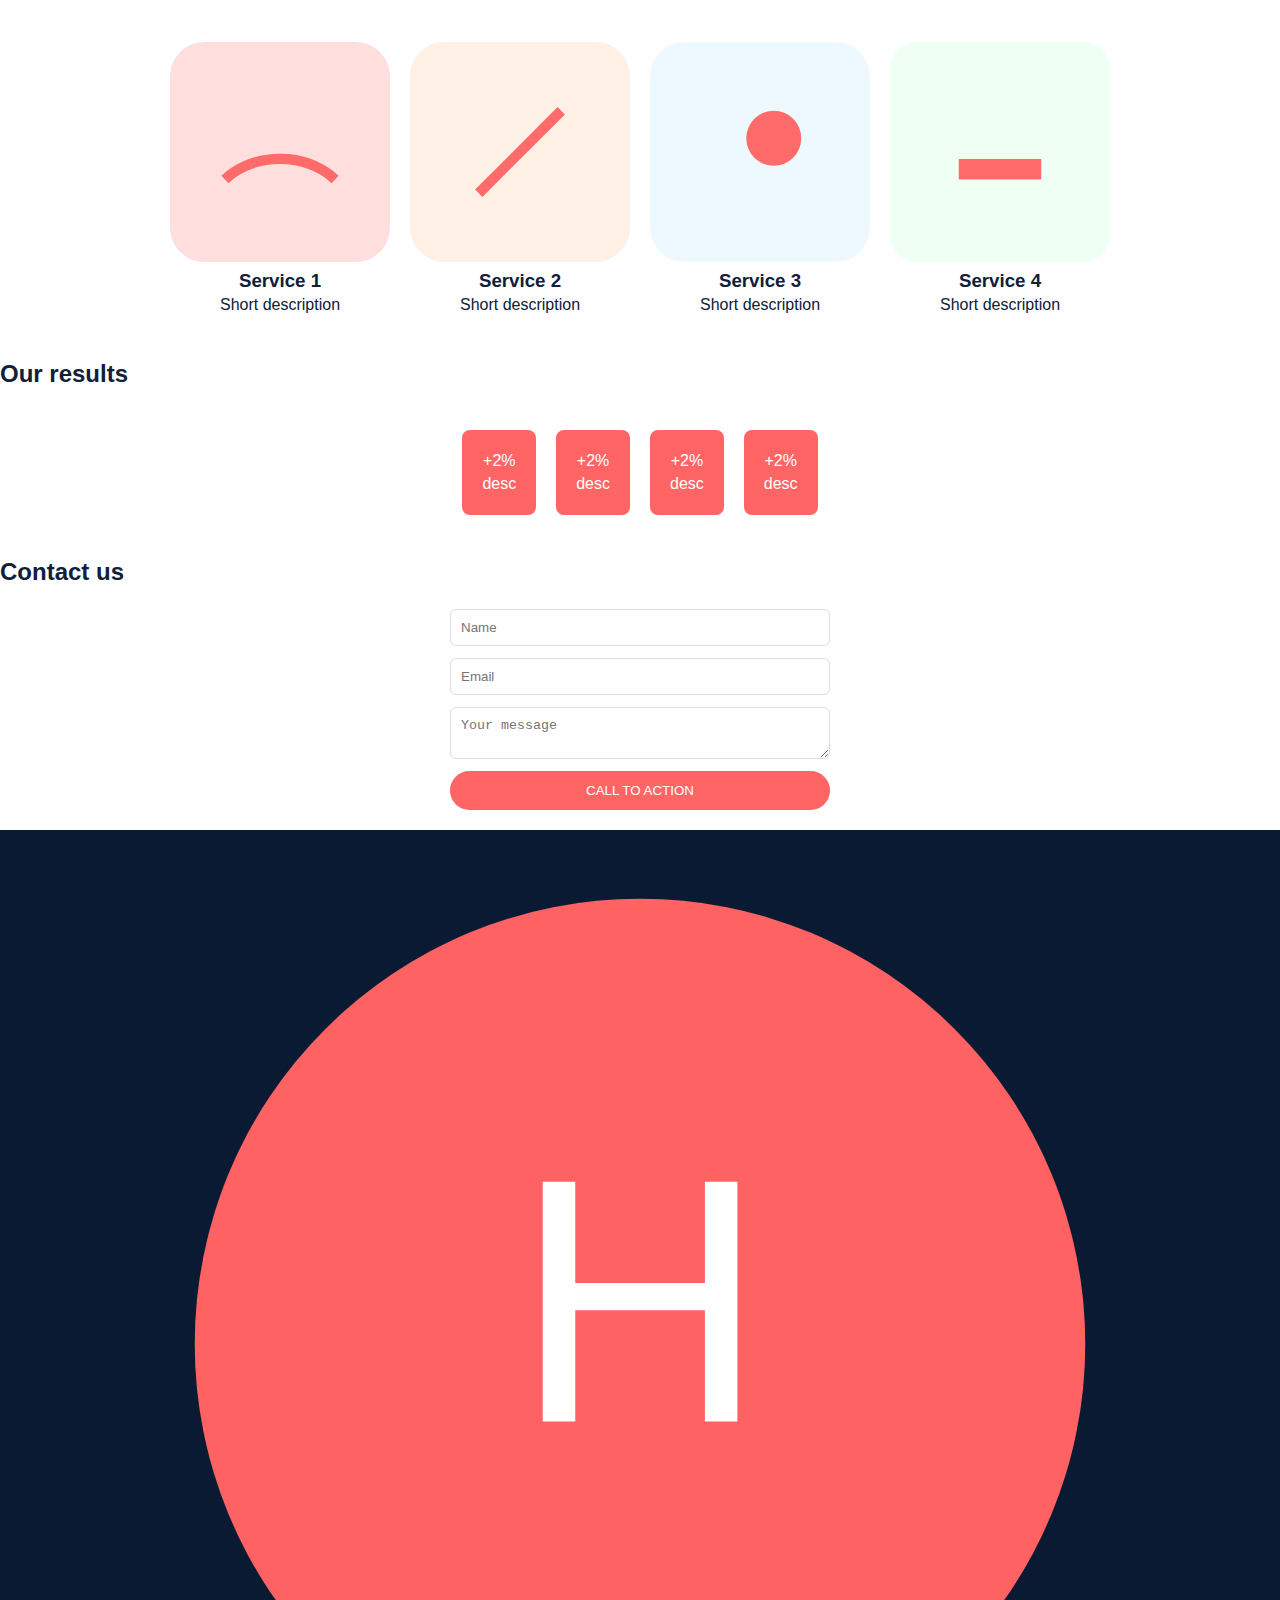
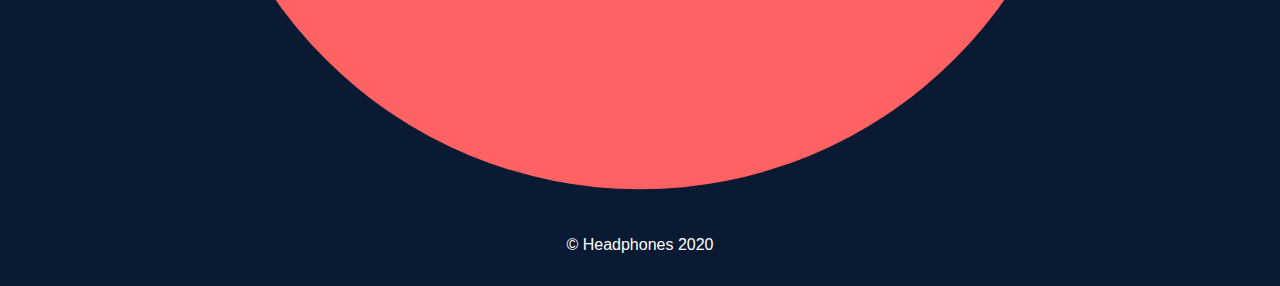
<file: headphones/5-index.html>
<!doctype html>
<html lang="en">
<head>
  <meta charset="utf-8">
  <meta name="viewport" content="width=device-width,initial-scale=1">
  <title>Headphones - Task 5</title>
  <link rel="stylesheet" href="5-styles.css">
</head>
<body>
  <header class="site-header">
    <div class="container">
      <img src="assets/logo.svg" alt="logo" class="logo">
      <nav class="main-nav">
        <a href="#what-we-do">what we do</a>
        <a href="#results">our results</a>
        <a href="#contact">contact us</a>
      </nav>
      <button class="hamburger" id="hamburger" aria-label="Menu">☰</button>
    </div>
  </header>

  <main>
    <section class="hero">
      <div class="hero-inner">
        <h1>Hero title for task 5</h1>
        <p class="subtitle">Subtitle and call to action</p>
        <button class="cta">CALL TO ACTION</button>
      </div>
    </section>

    <section id="what-we-do" class="what-we-do">
      <h2>What we do…</h2>
      <div class="services">
        <div class="service">
          <img src="assets/about-icon1.svg" alt="icon">
          <h3>Service 1</h3>
          <p>Short description</p>
        </div>
        <div class="service">
          <img src="assets/about-icon2.svg" alt="icon">
          <h3>Service 2</h3>
          <p>Short description</p>
        </div>
        <div class="service">
          <img src="assets/about-icon3.svg" alt="icon">
          <h3>Service 3</h3>
          <p>Short description</p>
        </div>
        <div class="service">
          <img src="assets/about-icon4.svg" alt="icon">
          <h3>Service 4</h3>
          <p>Short description</p>
        </div>
      </div>
    </section>

    <section id="results" class="results">
      <h2>Our results</h2>
      <div class="results-grid">
        <div class="result pent">+2%<p>desc</p></div>
        <div class="result pent">+2%<p>desc</p></div>
        <div class="result pent">+2%<p>desc</p></div>
        <div class="result pent">+2%<p>desc</p></div>
      </div>
    </section>

    <section id="contact" class="contact">
      <h2>Contact us</h2>
      <form class="contact-form">
        <input type="text" placeholder="Name" required>
        <input type="email" placeholder="Email" required>
        <textarea placeholder="Your message" required></textarea>
        <button class="cta" type="submit">CALL TO ACTION</button>
      </form>
    </section>
  </main>

  <footer class="site-footer">
    <div class="container">
      <img src="assets/logo.svg" alt="logo" class="logo small">
      <p>© Headphones 2020</p>
    </div>
  </footer>
  <script>
    // placeholder for task 5
  </script>
</body>
</html>
</file>
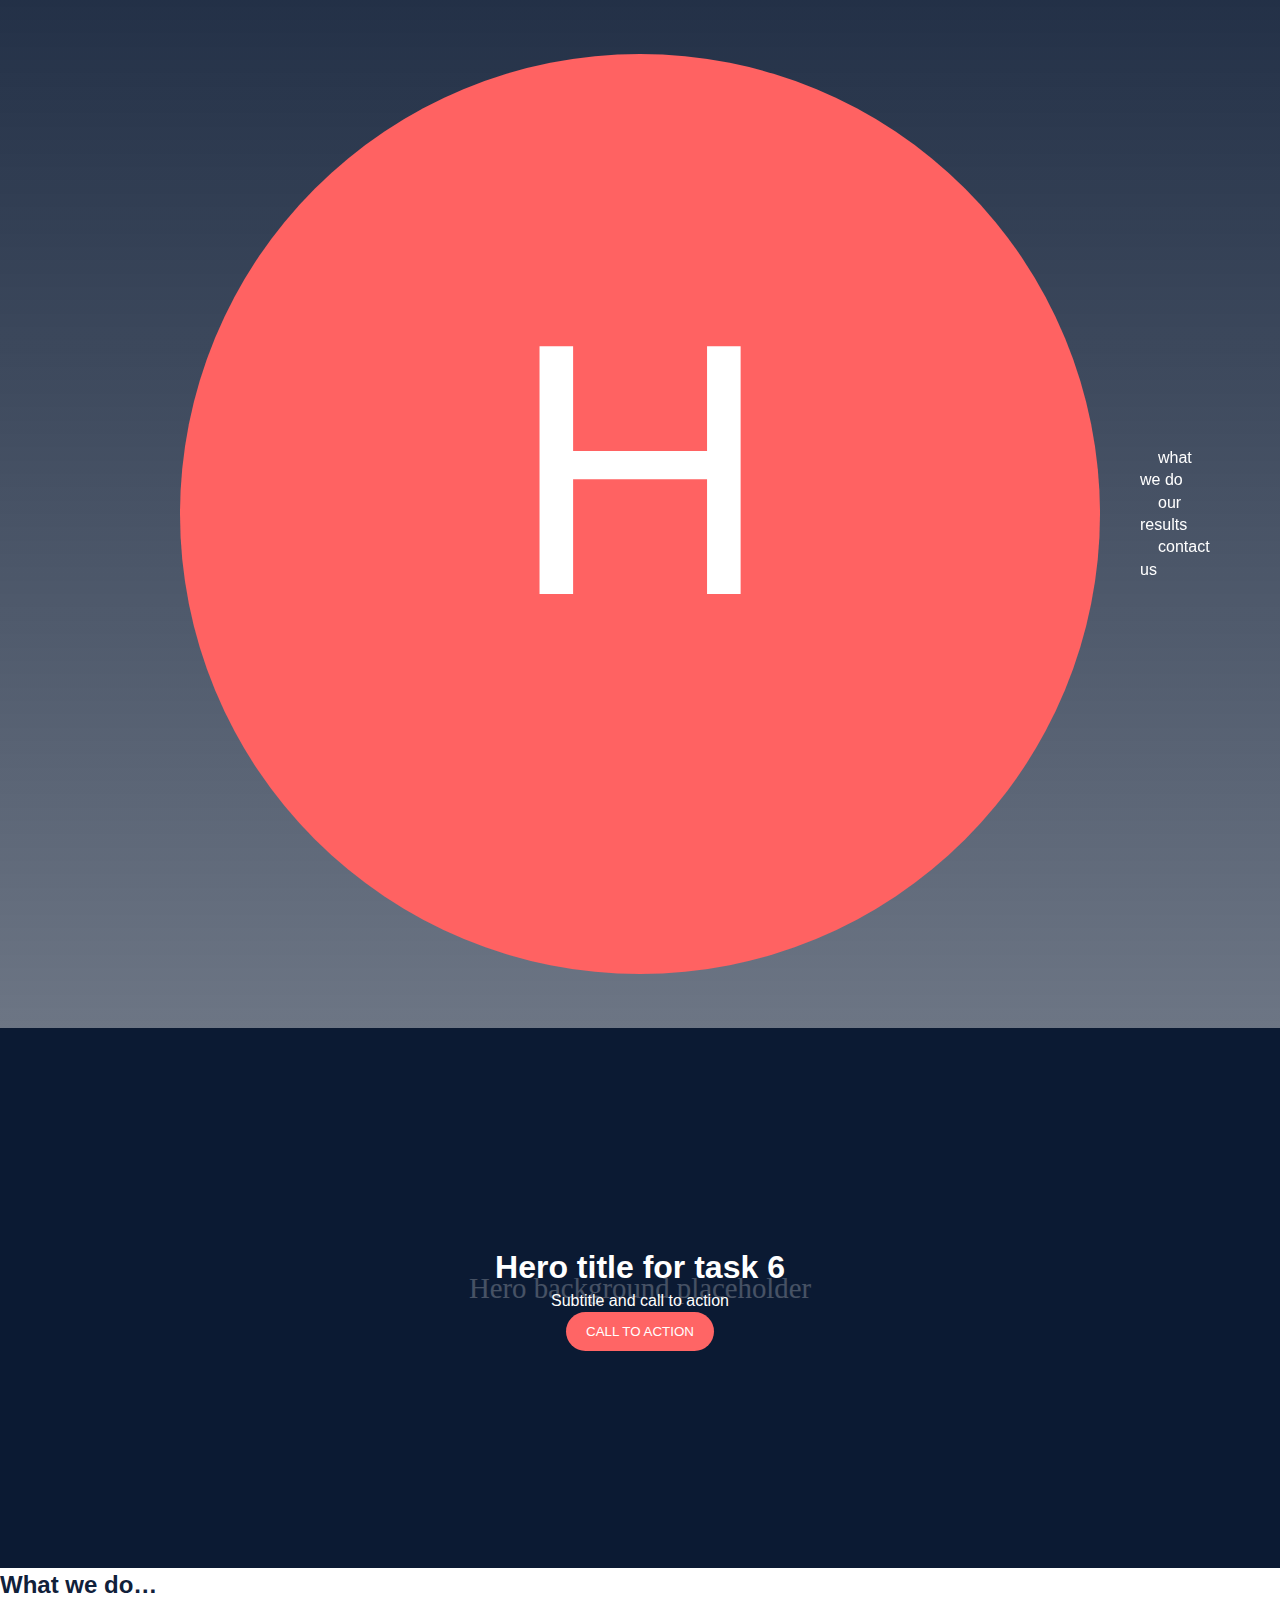
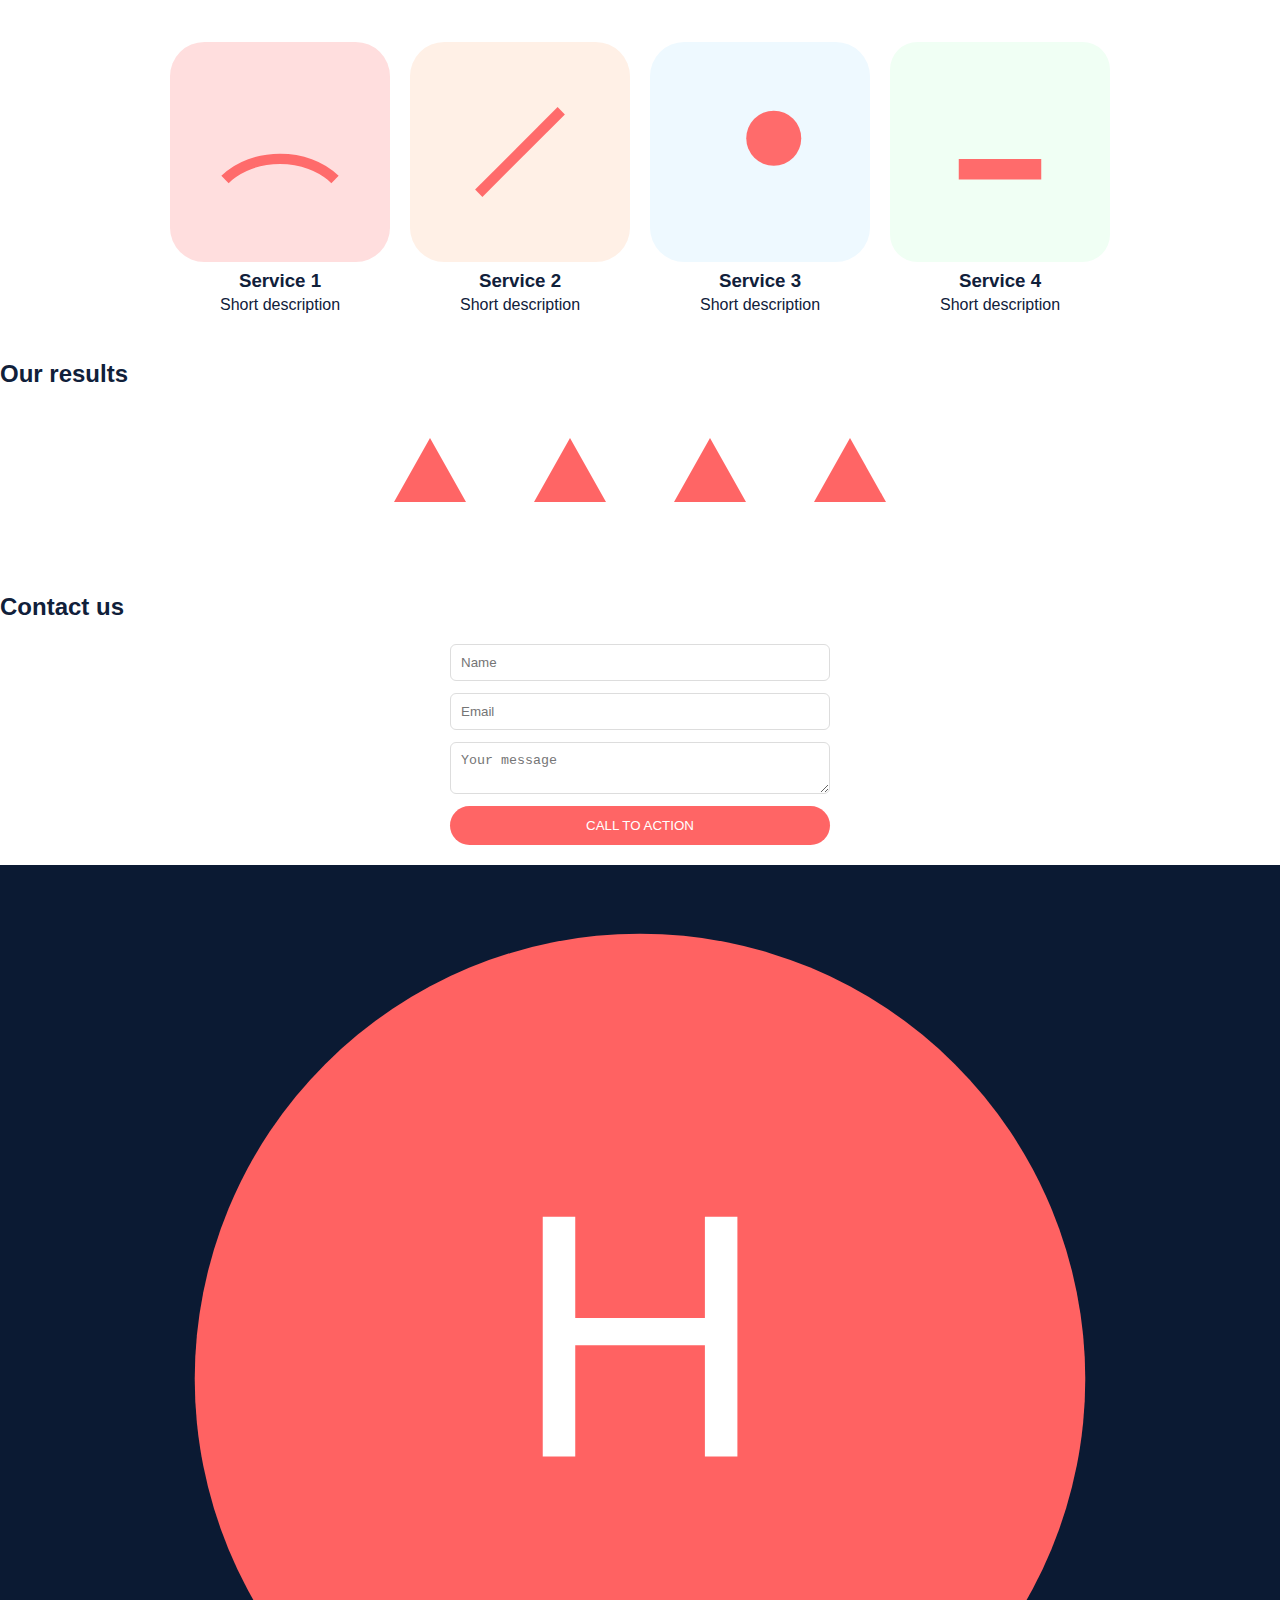
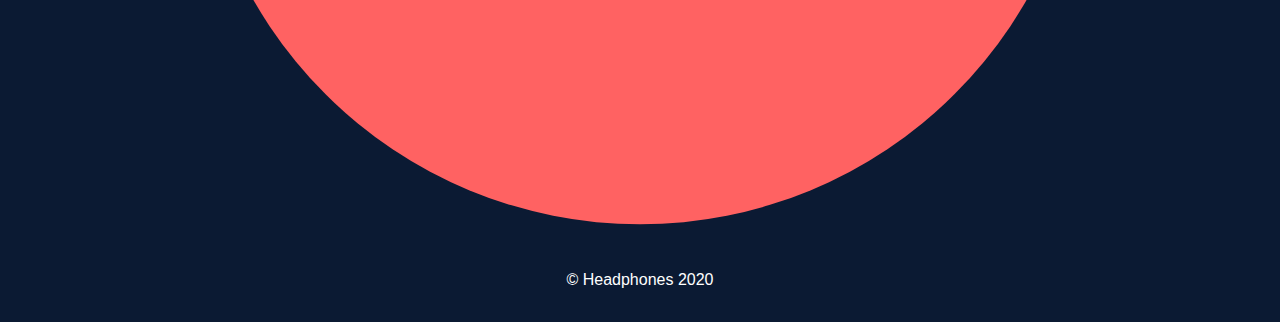
<file: headphones/6-index.html>
<!doctype html>
<html lang="en">
<head>
  <meta charset="utf-8">
  <meta name="viewport" content="width=device-width,initial-scale=1">
  <title>Headphones - Task 6</title>
  <link rel="stylesheet" href="6-styles.css">
</head>
<body>
  <header class="site-header">
    <div class="container">
      <img src="assets/logo.svg" alt="logo" class="logo">
      <nav class="main-nav">
        <a href="#what-we-do">what we do</a>
        <a href="#results">our results</a>
        <a href="#contact">contact us</a>
      </nav>
      <button class="hamburger" id="hamburger" aria-label="Menu">☰</button>
    </div>
  </header>

  <main>
    <section class="hero">
      <div class="hero-inner">
        <h1>Hero title for task 6</h1>
        <p class="subtitle">Subtitle and call to action</p>
        <button class="cta">CALL TO ACTION</button>
      </div>
    </section>

    <section id="what-we-do" class="what-we-do">
      <h2>What we do…</h2>
      <div class="services">
        <div class="service">
          <img src="assets/about-icon1.svg" alt="icon">
          <h3>Service 1</h3>
          <p>Short description</p>
        </div>
        <div class="service">
          <img src="assets/about-icon2.svg" alt="icon">
          <h3>Service 2</h3>
          <p>Short description</p>
        </div>
        <div class="service">
          <img src="assets/about-icon3.svg" alt="icon">
          <h3>Service 3</h3>
          <p>Short description</p>
        </div>
        <div class="service">
          <img src="assets/about-icon4.svg" alt="icon">
          <h3>Service 4</h3>
          <p>Short description</p>
        </div>
      </div>
    </section>

    <section id="results" class="results">
      <h2>Our results</h2>
      <div class="results-grid">
        <div class="result pent">+2%<p>desc</p></div>
        <div class="result pent">+2%<p>desc</p></div>
        <div class="result pent">+2%<p>desc</p></div>
        <div class="result pent">+2%<p>desc</p></div>
      </div>
    </section>

    <section id="contact" class="contact">
      <h2>Contact us</h2>
      <form class="contact-form">
        <input type="text" placeholder="Name" required>
        <input type="email" placeholder="Email" required>
        <textarea placeholder="Your message" required></textarea>
        <button class="cta" type="submit">CALL TO ACTION</button>
      </form>
    </section>
  </main>

  <footer class="site-footer">
    <div class="container">
      <img src="assets/logo.svg" alt="logo" class="logo small">
      <p>© Headphones 2020</p>
    </div>
  </footer>
  <script>
    // placeholder for task 6
  </script>
</body>
</html>
</file>
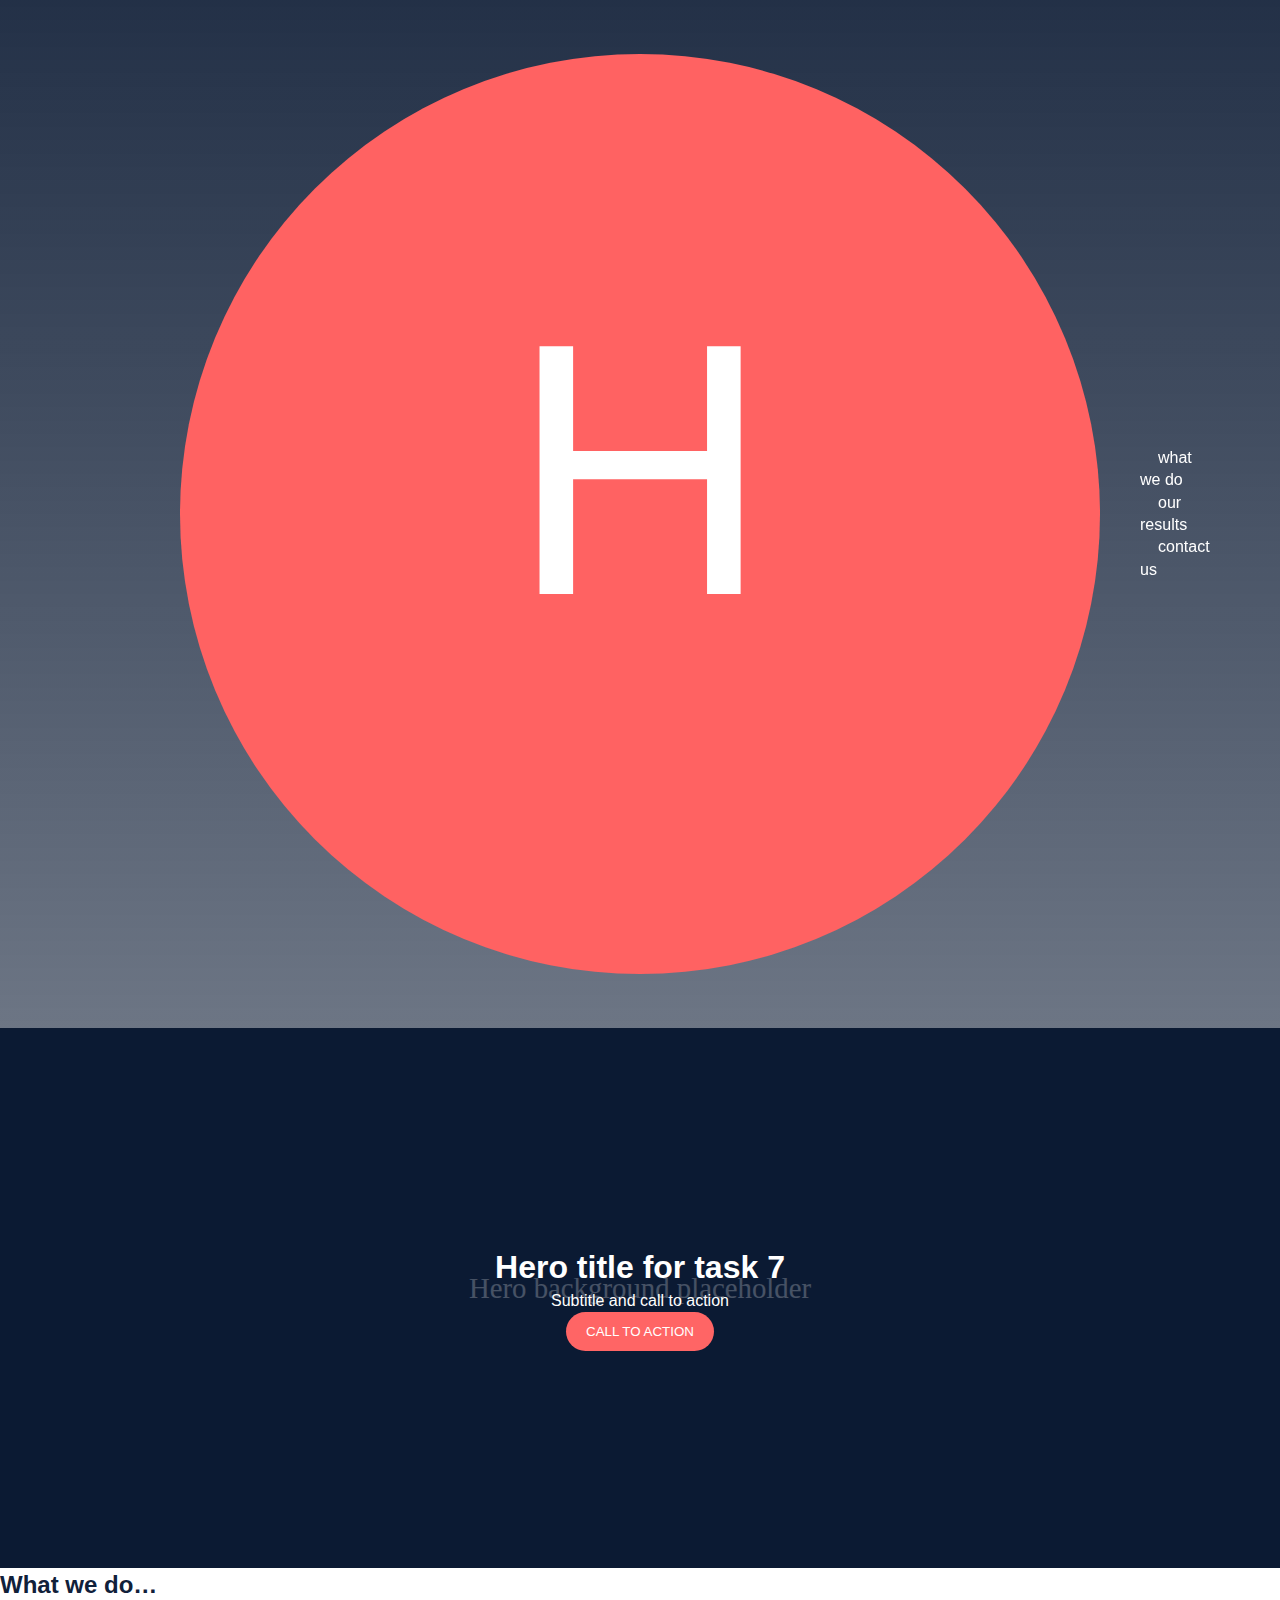
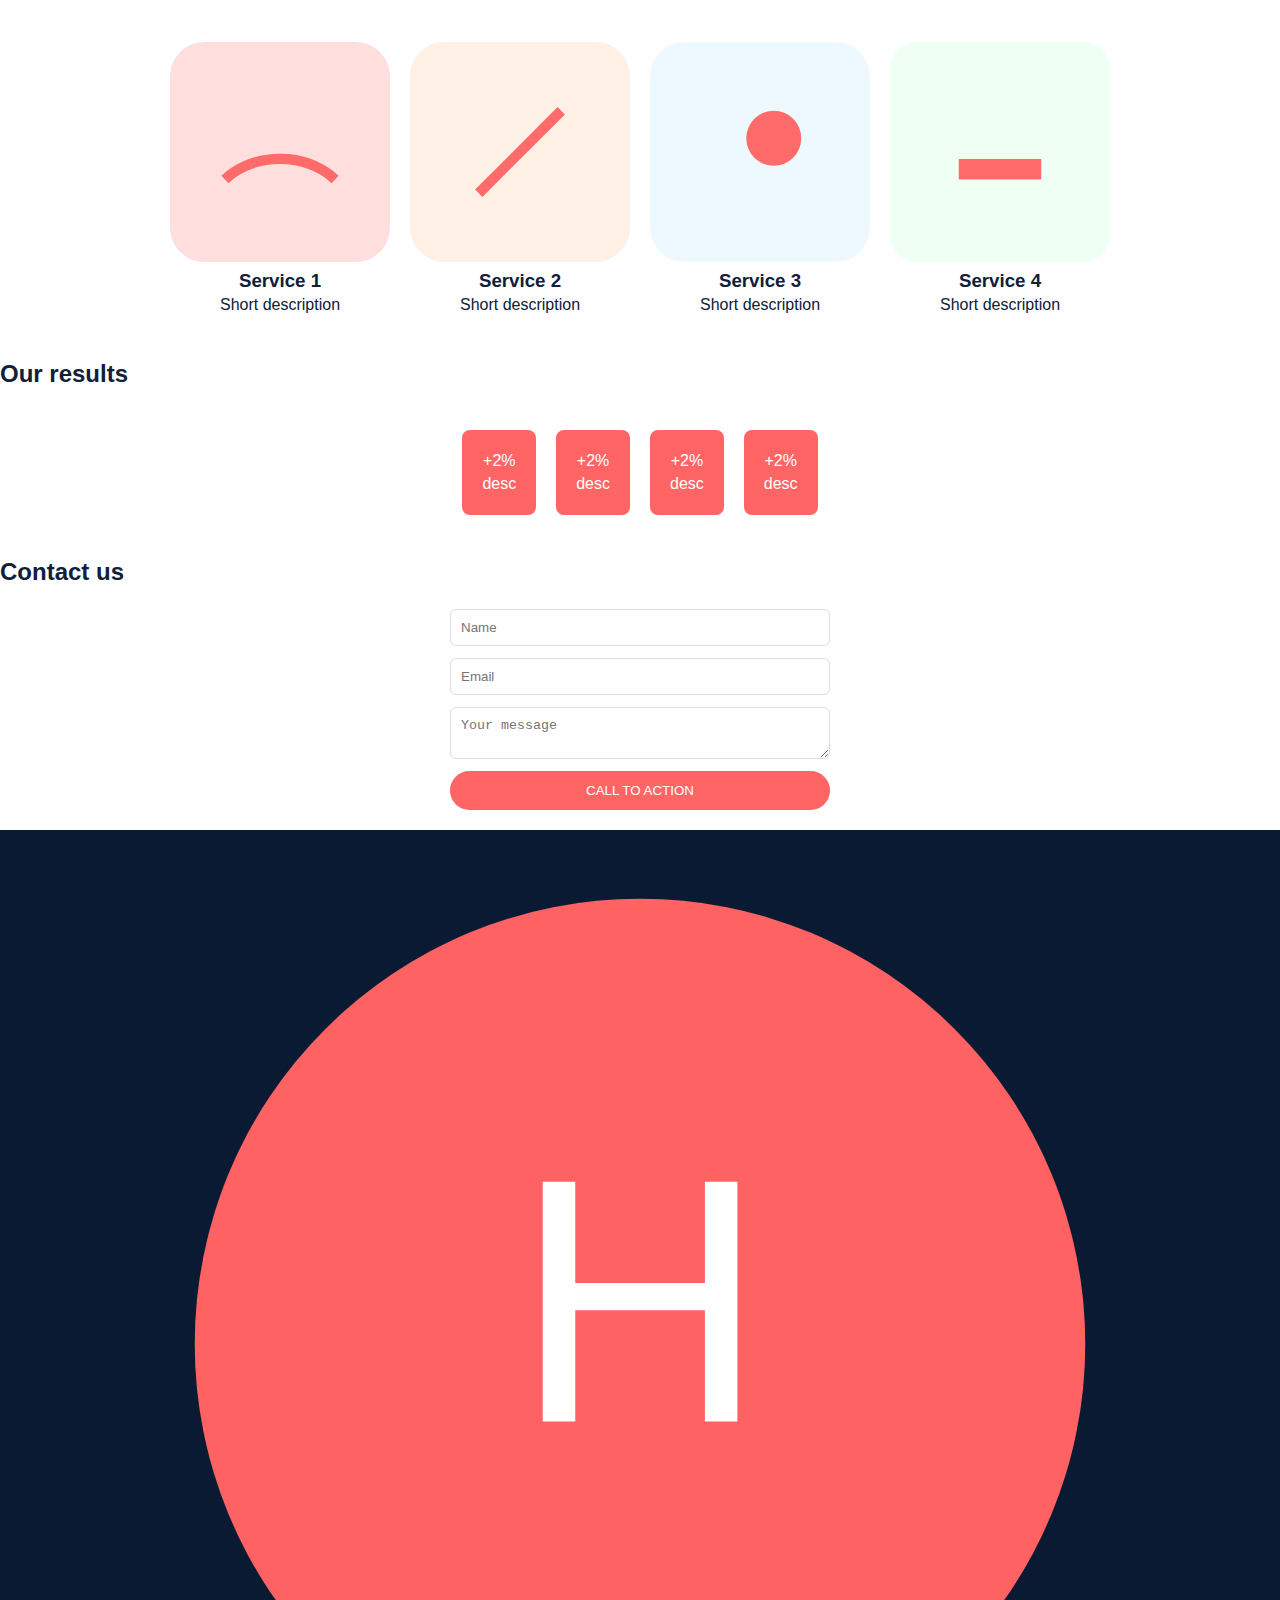
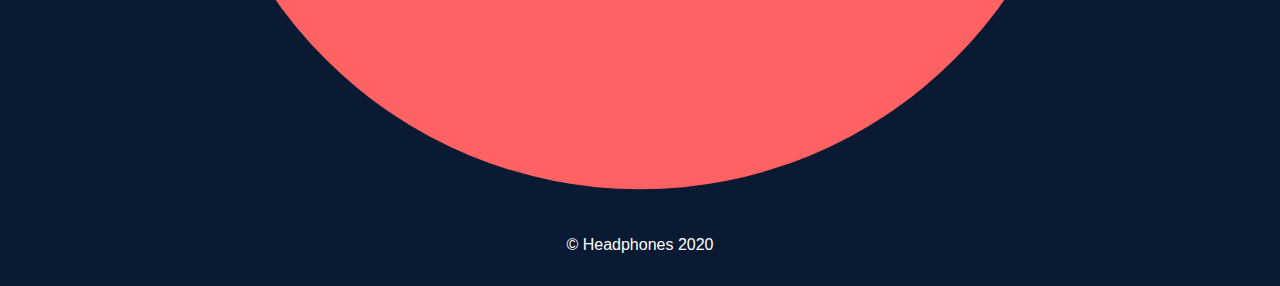
<file: headphones/7-index.html>
<!doctype html>
<html lang="en">
<head>
  <meta charset="utf-8">
  <meta name="viewport" content="width=device-width,initial-scale=1">
  <title>Headphones - Task 7</title>
  <link rel="stylesheet" href="7-styles.css">
</head>
<body>
  <header class="site-header">
    <div class="container">
      <img src="assets/logo.svg" alt="logo" class="logo">
      <nav class="main-nav">
        <a href="#what-we-do">what we do</a>
        <a href="#results">our results</a>
        <a href="#contact">contact us</a>
      </nav>
      <button class="hamburger" id="hamburger" aria-label="Menu">☰</button>
    </div>
  </header>

  <main>
    <section class="hero">
      <div class="hero-inner">
        <h1>Hero title for task 7</h1>
        <p class="subtitle">Subtitle and call to action</p>
        <button class="cta">CALL TO ACTION</button>
      </div>
    </section>

    <section id="what-we-do" class="what-we-do">
      <h2>What we do…</h2>
      <div class="services">
        <div class="service">
          <img src="assets/about-icon1.svg" alt="icon">
          <h3>Service 1</h3>
          <p>Short description</p>
        </div>
        <div class="service">
          <img src="assets/about-icon2.svg" alt="icon">
          <h3>Service 2</h3>
          <p>Short description</p>
        </div>
        <div class="service">
          <img src="assets/about-icon3.svg" alt="icon">
          <h3>Service 3</h3>
          <p>Short description</p>
        </div>
        <div class="service">
          <img src="assets/about-icon4.svg" alt="icon">
          <h3>Service 4</h3>
          <p>Short description</p>
        </div>
      </div>
    </section>

    <section id="results" class="results">
      <h2>Our results</h2>
      <div class="results-grid">
        <div class="result pent">+2%<p>desc</p></div>
        <div class="result pent">+2%<p>desc</p></div>
        <div class="result pent">+2%<p>desc</p></div>
        <div class="result pent">+2%<p>desc</p></div>
      </div>
    </section>

    <section id="contact" class="contact">
      <h2>Contact us</h2>
      <form class="contact-form">
        <input type="text" placeholder="Name" required>
        <input type="email" placeholder="Email" required>
        <textarea placeholder="Your message" required></textarea>
        <button class="cta" type="submit">CALL TO ACTION</button>
      </form>
    </section>
  </main>

  <footer class="site-footer">
    <div class="container">
      <img src="assets/logo.svg" alt="logo" class="logo small">
      <p>© Headphones 2020</p>
    </div>
  </footer>
  <script>
    // placeholder for task 7
  </script>
</body>
</html>
</file>
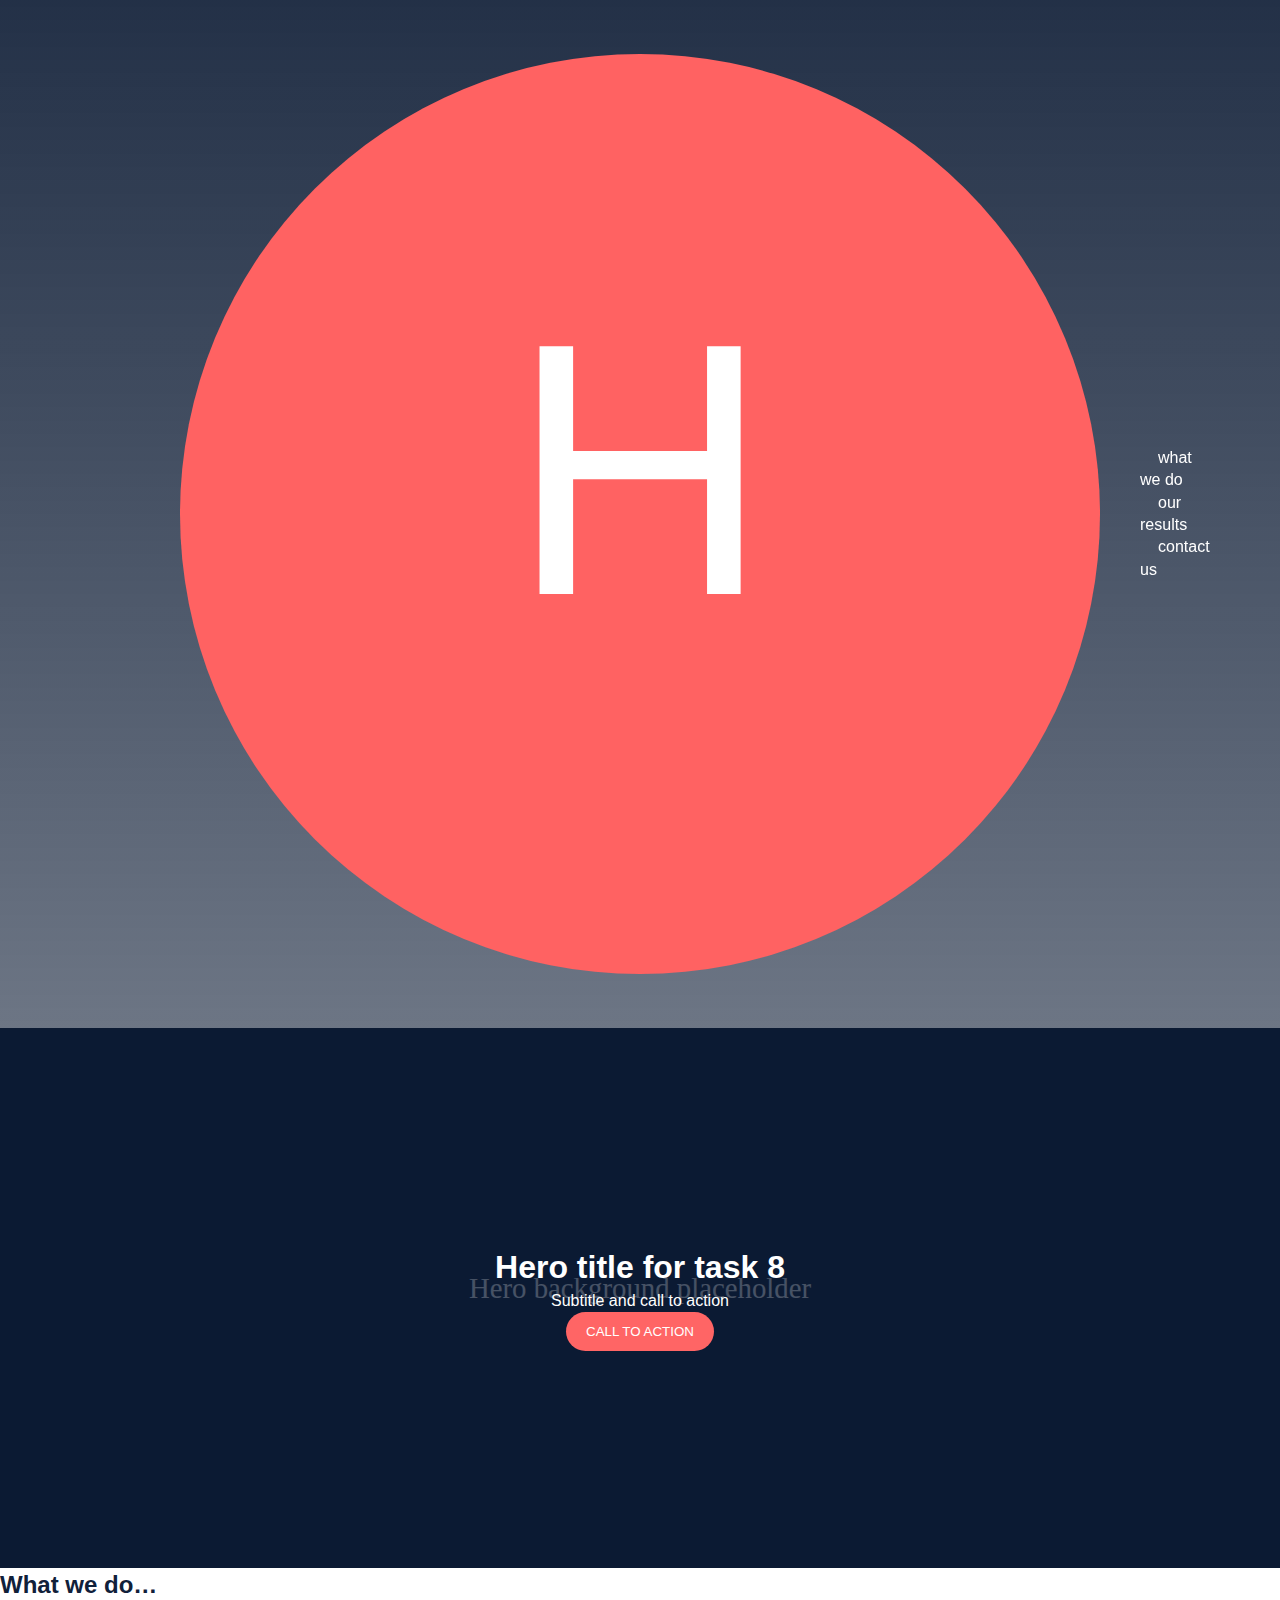
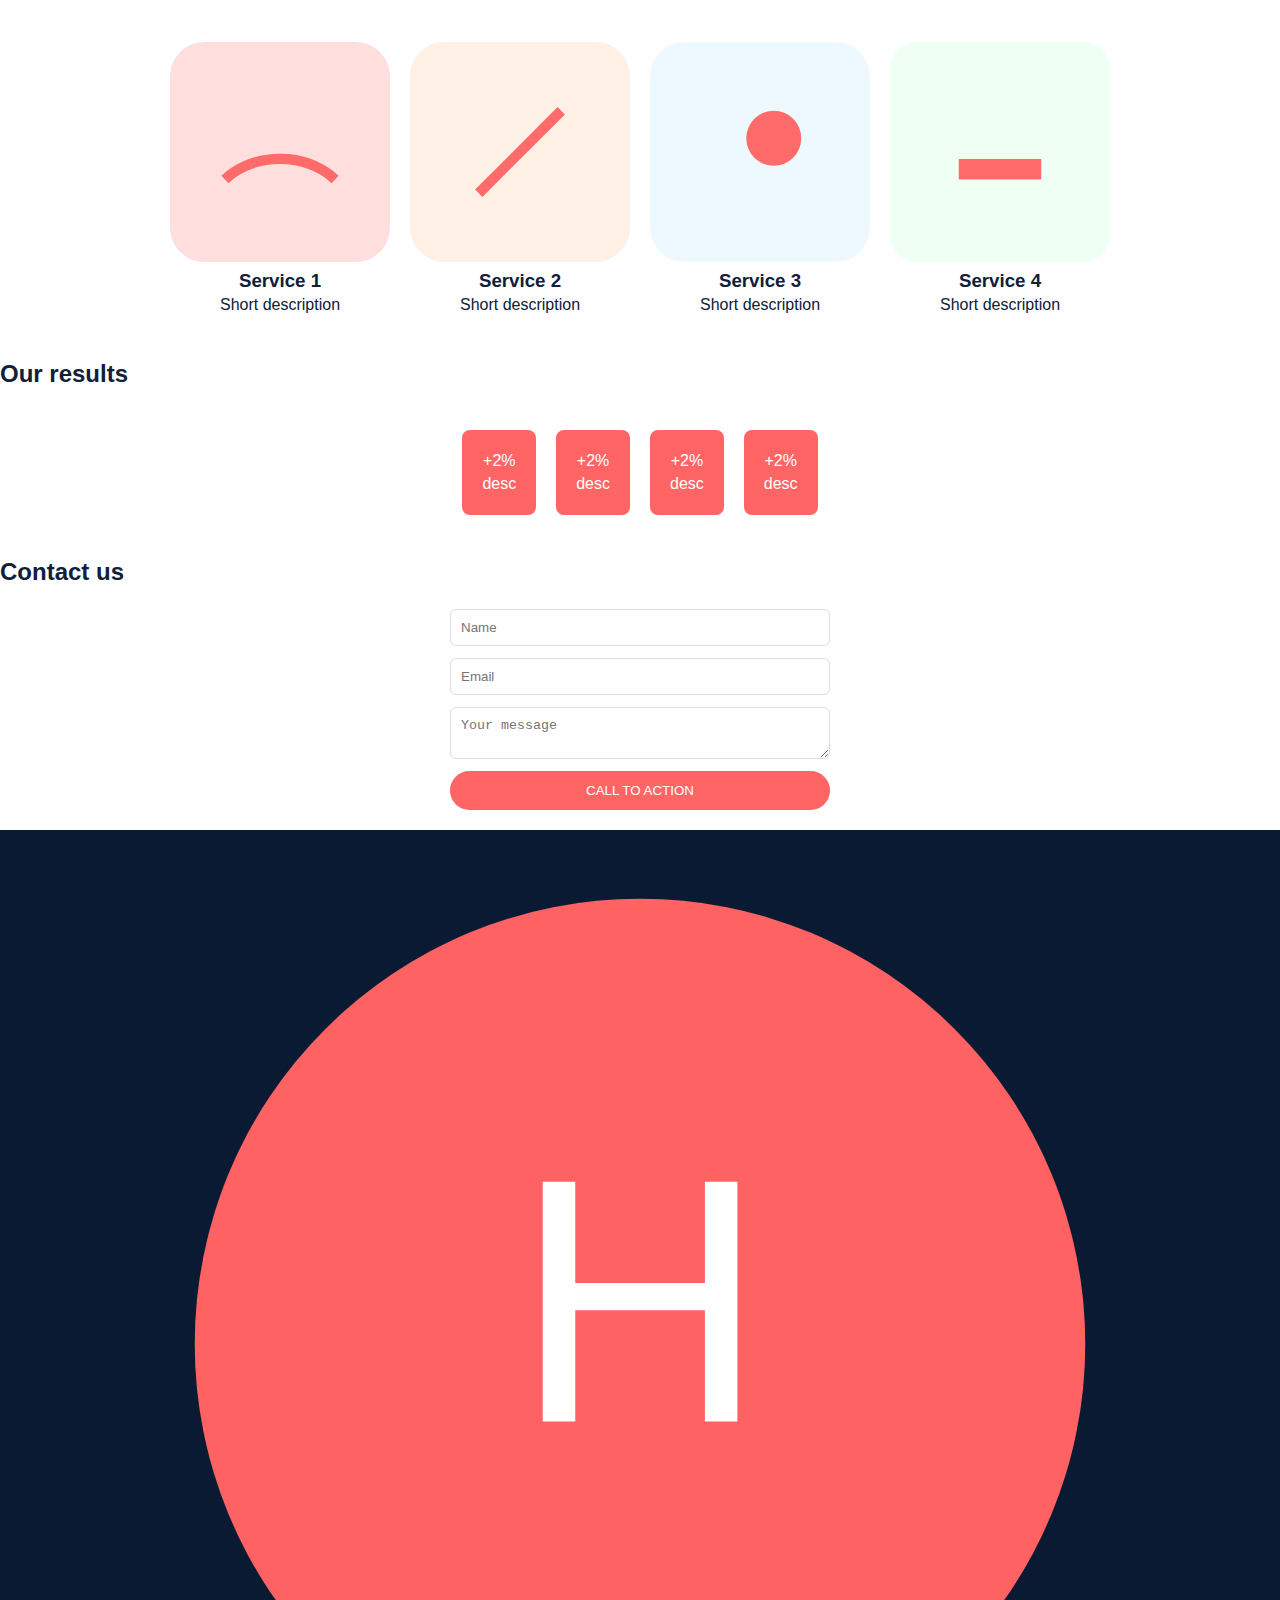
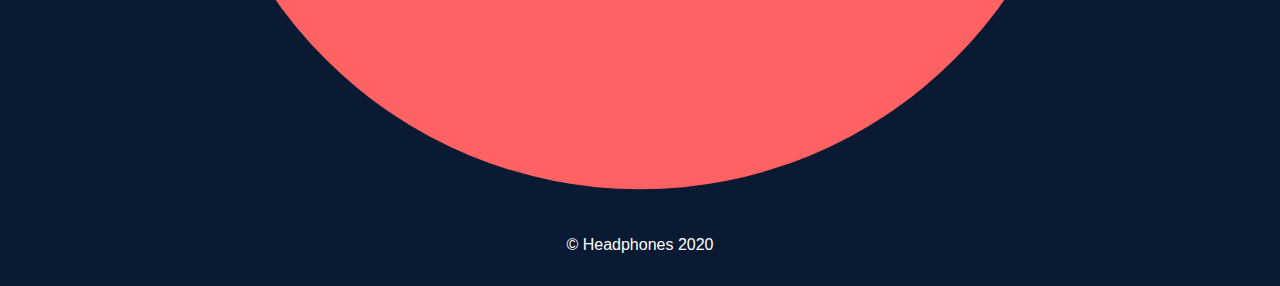
<file: headphones/8-index.html>
<!doctype html>
<html lang="en">
<head>
  <meta charset="utf-8">
  <meta name="viewport" content="width=device-width,initial-scale=1">
  <title>Headphones - Task 8</title>
  <link rel="stylesheet" href="8-styles.css">
</head>
<body>
  <header class="site-header">
    <div class="container">
      <img src="assets/logo.svg" alt="logo" class="logo">
      <nav class="main-nav">
        <a href="#what-we-do">what we do</a>
        <a href="#results">our results</a>
        <a href="#contact">contact us</a>
      </nav>
      <button class="hamburger" id="hamburger" aria-label="Menu">☰</button>
    </div>
  </header>

  <main>
    <section class="hero">
      <div class="hero-inner">
        <h1>Hero title for task 8</h1>
        <p class="subtitle">Subtitle and call to action</p>
        <button class="cta">CALL TO ACTION</button>
      </div>
    </section>

    <section id="what-we-do" class="what-we-do">
      <h2>What we do…</h2>
      <div class="services">
        <div class="service">
          <img src="assets/about-icon1.svg" alt="icon">
          <h3>Service 1</h3>
          <p>Short description</p>
        </div>
        <div class="service">
          <img src="assets/about-icon2.svg" alt="icon">
          <h3>Service 2</h3>
          <p>Short description</p>
        </div>
        <div class="service">
          <img src="assets/about-icon3.svg" alt="icon">
          <h3>Service 3</h3>
          <p>Short description</p>
        </div>
        <div class="service">
          <img src="assets/about-icon4.svg" alt="icon">
          <h3>Service 4</h3>
          <p>Short description</p>
        </div>
      </div>
    </section>

    <section id="results" class="results">
      <h2>Our results</h2>
      <div class="results-grid">
        <div class="result pent">+2%<p>desc</p></div>
        <div class="result pent">+2%<p>desc</p></div>
        <div class="result pent">+2%<p>desc</p></div>
        <div class="result pent">+2%<p>desc</p></div>
      </div>
    </section>

    <section id="contact" class="contact">
      <h2>Contact us</h2>
      <form class="contact-form">
        <input type="text" placeholder="Name" required>
        <input type="email" placeholder="Email" required>
        <textarea placeholder="Your message" required></textarea>
        <button class="cta" type="submit">CALL TO ACTION</button>
      </form>
    </section>
  </main>

  <footer class="site-footer">
    <div class="container">
      <img src="assets/logo.svg" alt="logo" class="logo small">
      <p>© Headphones 2020</p>
    </div>
  </footer>
  <script>
    // placeholder for task 8
  </script>
</body>
</html>
</file>
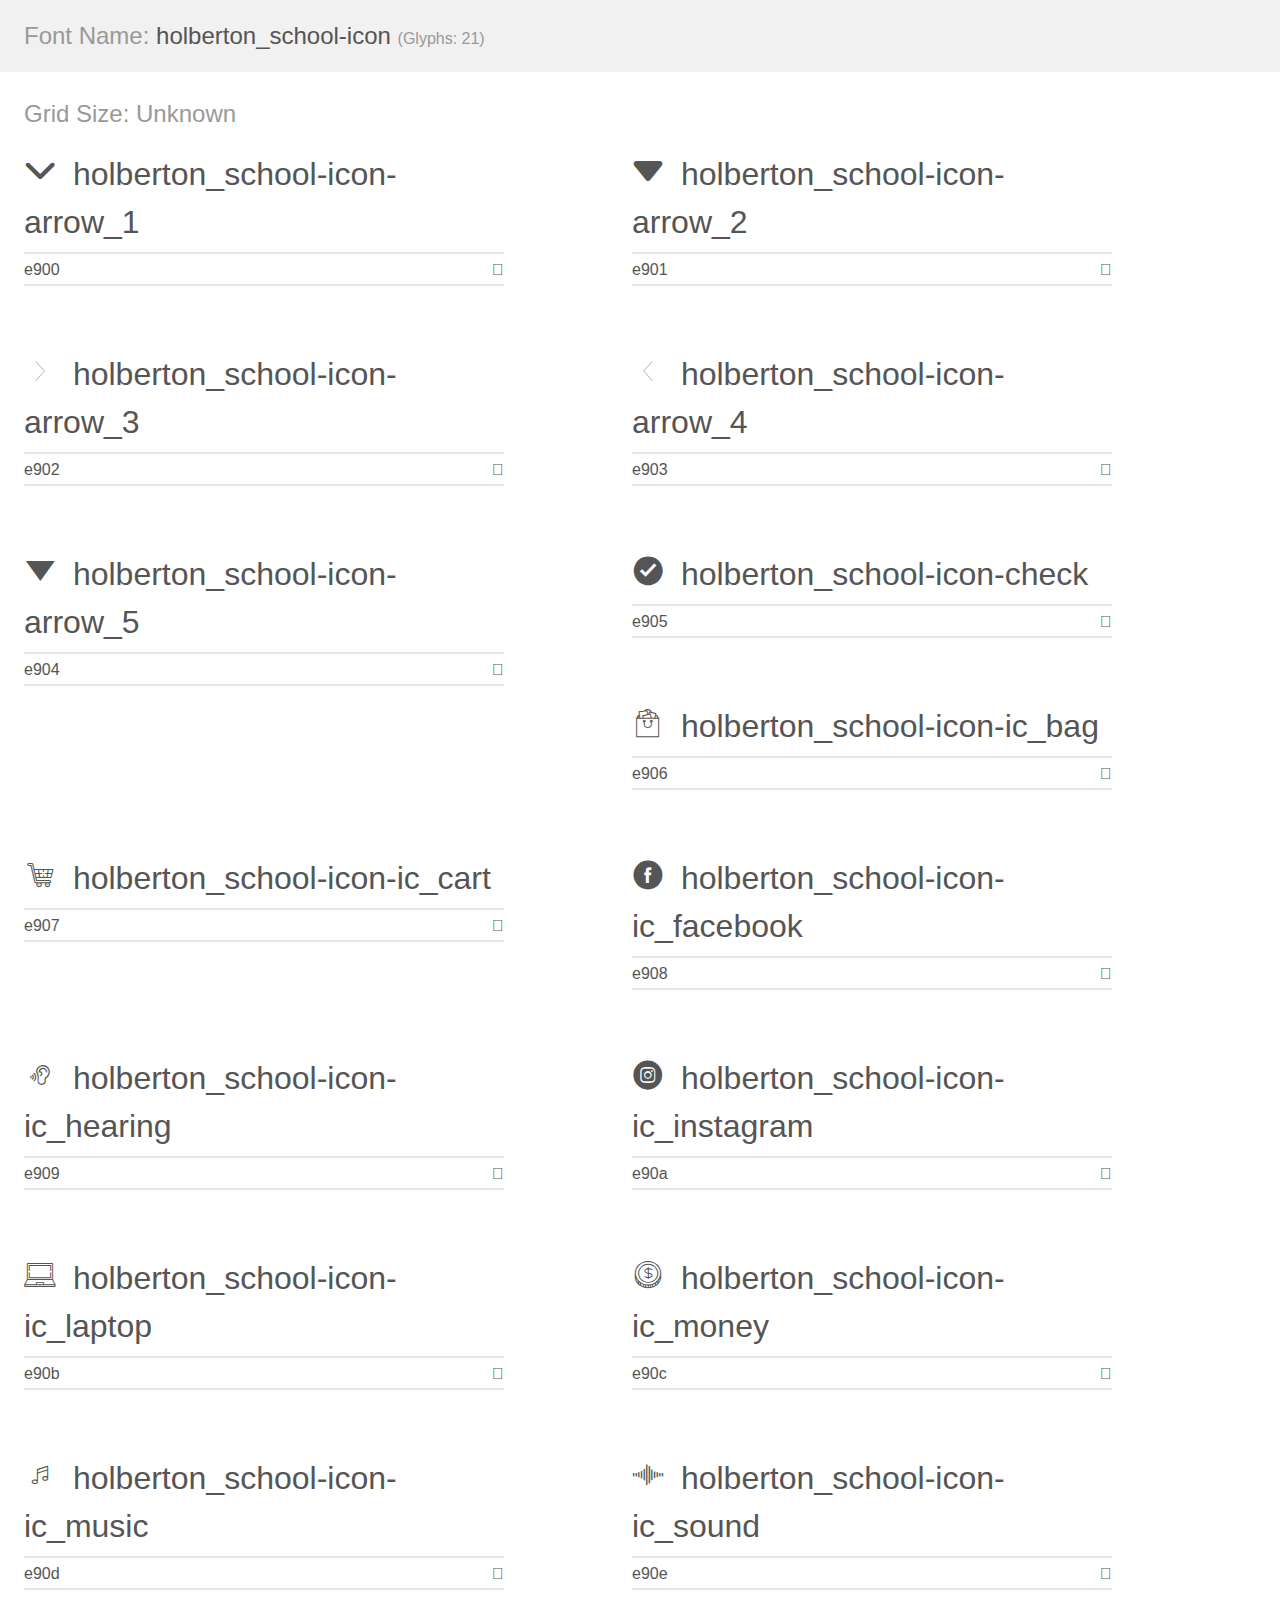
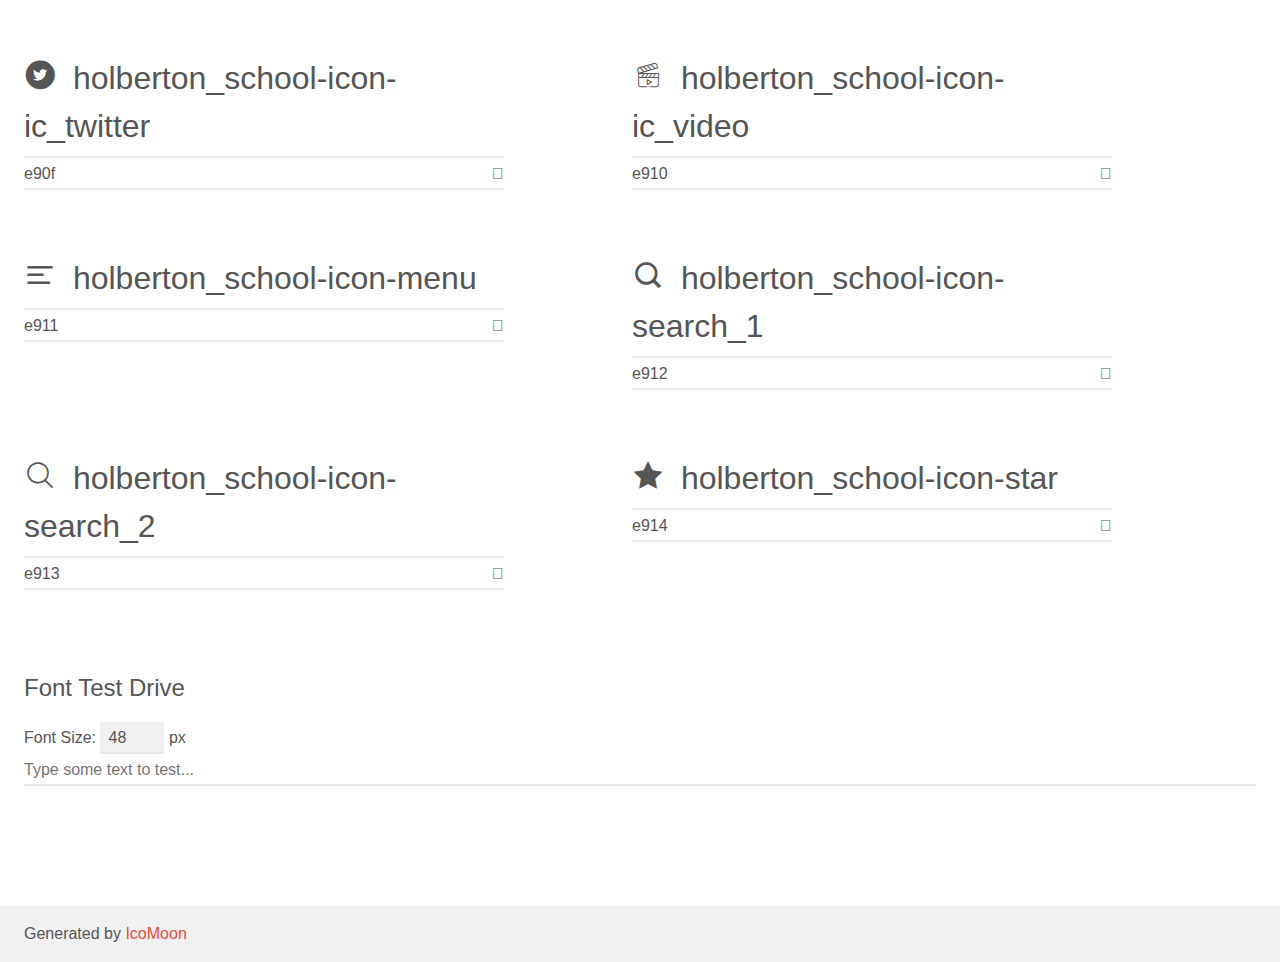
<file: headphones/assets/demo.html>
<!doctype html>
<html>
<head>
    <meta charset="utf-8">
    <title>IcoMoon Demo</title>
    <meta name="description" content="An Icon Font Generated By IcoMoon.io">
    <meta name="viewport" content="width=device-width, initial-scale=1">
    <link rel="stylesheet" href="demo-files/demo.css">
    <link rel="stylesheet" href="style.css"></head>
<body>
    <div class="bgc1 clearfix">
        <h1 class="mhmm mvm"><span class="fgc1">Font Name:</span> holberton_school-icon <small class="fgc1">(Glyphs:&nbsp;21)</small></h1>
    </div>
    <div class="clearfix mhl ptl">
        <h1 class="mvm mtn fgc1">Grid Size: Unknown</h1>
        <div class="glyph fs1">
            <div class="clearfix bshadow0 pbs">
                <span class="holberton_school-icon-arrow_1"></span>
                <span class="mls"> holberton_school-icon-arrow_1</span>
            </div>
            <fieldset class="fs0 size1of1 clearfix hidden-false">
                <input type="text" readonly value="e900" class="unit size1of2" />
                <input type="text" maxlength="1" readonly value="&#xe900;" class="unitRight size1of2 talign-right" />
            </fieldset>
            <div class="fs0 bshadow0 clearfix hidden-true">
                <span class="unit pvs fgc1">liga: </span>
                <input type="text" readonly value="" class="liga unitRight" />
            </div>
        </div>
        <div class="glyph fs1">
            <div class="clearfix bshadow0 pbs">
                <span class="holberton_school-icon-arrow_2"></span>
                <span class="mls"> holberton_school-icon-arrow_2</span>
            </div>
            <fieldset class="fs0 size1of1 clearfix hidden-false">
                <input type="text" readonly value="e901" class="unit size1of2" />
                <input type="text" maxlength="1" readonly value="&#xe901;" class="unitRight size1of2 talign-right" />
            </fieldset>
            <div class="fs0 bshadow0 clearfix hidden-true">
                <span class="unit pvs fgc1">liga: </span>
                <input type="text" readonly value="" class="liga unitRight" />
            </div>
        </div>
        <div class="glyph fs1">
            <div class="clearfix bshadow0 pbs">
                <span class="holberton_school-icon-arrow_3"></span>
                <span class="mls"> holberton_school-icon-arrow_3</span>
            </div>
            <fieldset class="fs0 size1of1 clearfix hidden-false">
                <input type="text" readonly value="e902" class="unit size1of2" />
                <input type="text" maxlength="1" readonly value="&#xe902;" class="unitRight size1of2 talign-right" />
            </fieldset>
            <div class="fs0 bshadow0 clearfix hidden-true">
                <span class="unit pvs fgc1">liga: </span>
                <input type="text" readonly value="" class="liga unitRight" />
            </div>
        </div>
        <div class="glyph fs1">
            <div class="clearfix bshadow0 pbs">
                <span class="holberton_school-icon-arrow_4"></span>
                <span class="mls"> holberton_school-icon-arrow_4</span>
            </div>
            <fieldset class="fs0 size1of1 clearfix hidden-false">
                <input type="text" readonly value="e903" class="unit size1of2" />
                <input type="text" maxlength="1" readonly value="&#xe903;" class="unitRight size1of2 talign-right" />
            </fieldset>
            <div class="fs0 bshadow0 clearfix hidden-true">
                <span class="unit pvs fgc1">liga: </span>
                <input type="text" readonly value="" class="liga unitRight" />
            </div>
        </div>
        <div class="glyph fs1">
            <div class="clearfix bshadow0 pbs">
                <span class="holberton_school-icon-arrow_5"></span>
                <span class="mls"> holberton_school-icon-arrow_5</span>
            </div>
            <fieldset class="fs0 size1of1 clearfix hidden-false">
                <input type="text" readonly value="e904" class="unit size1of2" />
                <input type="text" maxlength="1" readonly value="&#xe904;" class="unitRight size1of2 talign-right" />
            </fieldset>
            <div class="fs0 bshadow0 clearfix hidden-true">
                <span class="unit pvs fgc1">liga: </span>
                <input type="text" readonly value="" class="liga unitRight" />
            </div>
        </div>
        <div class="glyph fs1">
            <div class="clearfix bshadow0 pbs">
                <span class="holberton_school-icon-check"></span>
                <span class="mls"> holberton_school-icon-check</span>
            </div>
            <fieldset class="fs0 size1of1 clearfix hidden-false">
                <input type="text" readonly value="e905" class="unit size1of2" />
                <input type="text" maxlength="1" readonly value="&#xe905;" class="unitRight size1of2 talign-right" />
            </fieldset>
            <div class="fs0 bshadow0 clearfix hidden-true">
                <span class="unit pvs fgc1">liga: </span>
                <input type="text" readonly value="" class="liga unitRight" />
            </div>
        </div>
        <div class="glyph fs1">
            <div class="clearfix bshadow0 pbs">
                <span class="holberton_school-icon-ic_bag"></span>
                <span class="mls"> holberton_school-icon-ic_bag</span>
            </div>
            <fieldset class="fs0 size1of1 clearfix hidden-false">
                <input type="text" readonly value="e906" class="unit size1of2" />
                <input type="text" maxlength="1" readonly value="&#xe906;" class="unitRight size1of2 talign-right" />
            </fieldset>
            <div class="fs0 bshadow0 clearfix hidden-true">
                <span class="unit pvs fgc1">liga: </span>
                <input type="text" readonly value="" class="liga unitRight" />
            </div>
        </div>
        <div class="glyph fs1">
            <div class="clearfix bshadow0 pbs">
                <span class="holberton_school-icon-ic_cart"></span>
                <span class="mls"> holberton_school-icon-ic_cart</span>
            </div>
            <fieldset class="fs0 size1of1 clearfix hidden-false">
                <input type="text" readonly value="e907" class="unit size1of2" />
                <input type="text" maxlength="1" readonly value="&#xe907;" class="unitRight size1of2 talign-right" />
            </fieldset>
            <div class="fs0 bshadow0 clearfix hidden-true">
                <span class="unit pvs fgc1">liga: </span>
                <input type="text" readonly value="" class="liga unitRight" />
            </div>
        </div>
        <div class="glyph fs1">
            <div class="clearfix bshadow0 pbs">
                <span class="holberton_school-icon-ic_facebook"></span>
                <span class="mls"> holberton_school-icon-ic_facebook</span>
            </div>
            <fieldset class="fs0 size1of1 clearfix hidden-false">
                <input type="text" readonly value="e908" class="unit size1of2" />
                <input type="text" maxlength="1" readonly value="&#xe908;" class="unitRight size1of2 talign-right" />
            </fieldset>
            <div class="fs0 bshadow0 clearfix hidden-true">
                <span class="unit pvs fgc1">liga: </span>
                <input type="text" readonly value="" class="liga unitRight" />
            </div>
        </div>
        <div class="glyph fs1">
            <div class="clearfix bshadow0 pbs">
                <span class="holberton_school-icon-ic_hearing"></span>
                <span class="mls"> holberton_school-icon-ic_hearing</span>
            </div>
            <fieldset class="fs0 size1of1 clearfix hidden-false">
                <input type="text" readonly value="e909" class="unit size1of2" />
                <input type="text" maxlength="1" readonly value="&#xe909;" class="unitRight size1of2 talign-right" />
            </fieldset>
            <div class="fs0 bshadow0 clearfix hidden-true">
                <span class="unit pvs fgc1">liga: </span>
                <input type="text" readonly value="" class="liga unitRight" />
            </div>
        </div>
        <div class="glyph fs1">
            <div class="clearfix bshadow0 pbs">
                <span class="holberton_school-icon-ic_instagram"></span>
                <span class="mls"> holberton_school-icon-ic_instagram</span>
            </div>
            <fieldset class="fs0 size1of1 clearfix hidden-false">
                <input type="text" readonly value="e90a" class="unit size1of2" />
                <input type="text" maxlength="1" readonly value="&#xe90a;" class="unitRight size1of2 talign-right" />
            </fieldset>
            <div class="fs0 bshadow0 clearfix hidden-true">
                <span class="unit pvs fgc1">liga: </span>
                <input type="text" readonly value="" class="liga unitRight" />
            </div>
        </div>
        <div class="glyph fs1">
            <div class="clearfix bshadow0 pbs">
                <span class="holberton_school-icon-ic_laptop"></span>
                <span class="mls"> holberton_school-icon-ic_laptop</span>
            </div>
            <fieldset class="fs0 size1of1 clearfix hidden-false">
                <input type="text" readonly value="e90b" class="unit size1of2" />
                <input type="text" maxlength="1" readonly value="&#xe90b;" class="unitRight size1of2 talign-right" />
            </fieldset>
            <div class="fs0 bshadow0 clearfix hidden-true">
                <span class="unit pvs fgc1">liga: </span>
                <input type="text" readonly value="" class="liga unitRight" />
            </div>
        </div>
        <div class="glyph fs1">
            <div class="clearfix bshadow0 pbs">
                <span class="holberton_school-icon-ic_money"></span>
                <span class="mls"> holberton_school-icon-ic_money</span>
            </div>
            <fieldset class="fs0 size1of1 clearfix hidden-false">
                <input type="text" readonly value="e90c" class="unit size1of2" />
                <input type="text" maxlength="1" readonly value="&#xe90c;" class="unitRight size1of2 talign-right" />
            </fieldset>
            <div class="fs0 bshadow0 clearfix hidden-true">
                <span class="unit pvs fgc1">liga: </span>
                <input type="text" readonly value="" class="liga unitRight" />
            </div>
        </div>
        <div class="glyph fs1">
            <div class="clearfix bshadow0 pbs">
                <span class="holberton_school-icon-ic_music"></span>
                <span class="mls"> holberton_school-icon-ic_music</span>
            </div>
            <fieldset class="fs0 size1of1 clearfix hidden-false">
                <input type="text" readonly value="e90d" class="unit size1of2" />
                <input type="text" maxlength="1" readonly value="&#xe90d;" class="unitRight size1of2 talign-right" />
            </fieldset>
            <div class="fs0 bshadow0 clearfix hidden-true">
                <span class="unit pvs fgc1">liga: </span>
                <input type="text" readonly value="" class="liga unitRight" />
            </div>
        </div>
        <div class="glyph fs1">
            <div class="clearfix bshadow0 pbs">
                <span class="holberton_school-icon-ic_sound"></span>
                <span class="mls"> holberton_school-icon-ic_sound</span>
            </div>
            <fieldset class="fs0 size1of1 clearfix hidden-false">
                <input type="text" readonly value="e90e" class="unit size1of2" />
                <input type="text" maxlength="1" readonly value="&#xe90e;" class="unitRight size1of2 talign-right" />
            </fieldset>
            <div class="fs0 bshadow0 clearfix hidden-true">
                <span class="unit pvs fgc1">liga: </span>
                <input type="text" readonly value="" class="liga unitRight" />
            </div>
        </div>
        <div class="glyph fs1">
            <div class="clearfix bshadow0 pbs">
                <span class="holberton_school-icon-ic_twitter"></span>
                <span class="mls"> holberton_school-icon-ic_twitter</span>
            </div>
            <fieldset class="fs0 size1of1 clearfix hidden-false">
                <input type="text" readonly value="e90f" class="unit size1of2" />
                <input type="text" maxlength="1" readonly value="&#xe90f;" class="unitRight size1of2 talign-right" />
            </fieldset>
            <div class="fs0 bshadow0 clearfix hidden-true">
                <span class="unit pvs fgc1">liga: </span>
                <input type="text" readonly value="" class="liga unitRight" />
            </div>
        </div>
        <div class="glyph fs1">
            <div class="clearfix bshadow0 pbs">
                <span class="holberton_school-icon-ic_video"></span>
                <span class="mls"> holberton_school-icon-ic_video</span>
            </div>
            <fieldset class="fs0 size1of1 clearfix hidden-false">
                <input type="text" readonly value="e910" class="unit size1of2" />
                <input type="text" maxlength="1" readonly value="&#xe910;" class="unitRight size1of2 talign-right" />
            </fieldset>
            <div class="fs0 bshadow0 clearfix hidden-true">
                <span class="unit pvs fgc1">liga: </span>
                <input type="text" readonly value="" class="liga unitRight" />
            </div>
        </div>
        <div class="glyph fs1">
            <div class="clearfix bshadow0 pbs">
                <span class="holberton_school-icon-menu"></span>
                <span class="mls"> holberton_school-icon-menu</span>
            </div>
            <fieldset class="fs0 size1of1 clearfix hidden-false">
                <input type="text" readonly value="e911" class="unit size1of2" />
                <input type="text" maxlength="1" readonly value="&#xe911;" class="unitRight size1of2 talign-right" />
            </fieldset>
            <div class="fs0 bshadow0 clearfix hidden-true">
                <span class="unit pvs fgc1">liga: </span>
                <input type="text" readonly value="" class="liga unitRight" />
            </div>
        </div>
        <div class="glyph fs1">
            <div class="clearfix bshadow0 pbs">
                <span class="holberton_school-icon-search_1"></span>
                <span class="mls"> holberton_school-icon-search_1</span>
            </div>
            <fieldset class="fs0 size1of1 clearfix hidden-false">
                <input type="text" readonly value="e912" class="unit size1of2" />
                <input type="text" maxlength="1" readonly value="&#xe912;" class="unitRight size1of2 talign-right" />
            </fieldset>
            <div class="fs0 bshadow0 clearfix hidden-true">
                <span class="unit pvs fgc1">liga: </span>
                <input type="text" readonly value="" class="liga unitRight" />
            </div>
        </div>
        <div class="glyph fs1">
            <div class="clearfix bshadow0 pbs">
                <span class="holberton_school-icon-search_2"></span>
                <span class="mls"> holberton_school-icon-search_2</span>
            </div>
            <fieldset class="fs0 size1of1 clearfix hidden-false">
                <input type="text" readonly value="e913" class="unit size1of2" />
                <input type="text" maxlength="1" readonly value="&#xe913;" class="unitRight size1of2 talign-right" />
            </fieldset>
            <div class="fs0 bshadow0 clearfix hidden-true">
                <span class="unit pvs fgc1">liga: </span>
                <input type="text" readonly value="" class="liga unitRight" />
            </div>
        </div>
        <div class="glyph fs1">
            <div class="clearfix bshadow0 pbs">
                <span class="holberton_school-icon-star"></span>
                <span class="mls"> holberton_school-icon-star</span>
            </div>
            <fieldset class="fs0 size1of1 clearfix hidden-false">
                <input type="text" readonly value="e914" class="unit size1of2" />
                <input type="text" maxlength="1" readonly value="&#xe914;" class="unitRight size1of2 talign-right" />
            </fieldset>
            <div class="fs0 bshadow0 clearfix hidden-true">
                <span class="unit pvs fgc1">liga: </span>
                <input type="text" readonly value="" class="liga unitRight" />
            </div>
        </div>
    </div>

    <!--[if gt IE 8]><!-->
    <div class="mhl clearfix mbl">
        <h1>Font Test Drive</h1>
        <label>
            Font Size: <input id="fontSize" type="number" class="textbox0 mbm"
            min="8" value="48" />
            px
        </label>
        <input id="testText" type="text" class="phl size1of1 mvl"
        placeholder="Type some text to test..." value=""/>
        <div id="testDrive" class="holberton_school-icon-" style="font-family: holberton_school-icon">&nbsp;
        </div>
    </div>
    <!--<![endif]-->
    <div class="bgc1 clearfix">
        <p class="mhl">Generated by <a href="https://icomoon.io/app">IcoMoon</a></p>
    </div>

    <script src="demo-files/demo.js"></script>
</body>
</html>
</file>
<file: headphones/style.css>
/* Base variables */
:root {
  --bg: #ffffff;
  --text: #10203a;
  --muted: #6b7280;
  --accent: #ff6262;
  --card: #ffffff;
}

:root[data-theme='dark'] {
  --bg: #071022;
  --text: #e6eef7;
  --muted: #9aa8bf;
  --accent: #ff8b8b;
  --card: #07182b;
}

* { box-sizing: border-box; }
body {
  margin: 0;
  font-family: 'Inter', system-ui, -apple-system, 'Segoe UI', Roboto, 'Helvetica Neue', Arial;
  background: var(--bg);
  color: var(--text);
  -webkit-font-smoothing: antialiased;
  -moz-osx-font-smoothing: grayscale;
}

/* Header */
.header {
  position: fixed;
  width: 100%;
  z-index: 40;
}
.header-inner {
  display:flex;
  align-items:center;
  justify-content:space-between;
  padding:18px 36px;
}
.logo { width:48px; height:48px; }

/* Nav */
.nav a {
  color: #fff;
  text-decoration: none;
  margin-left: 22px;
  font-size: 14px;
  opacity: 0.95;
}

/* Theme toggle */
.theme-toggle {
  background: transparent;
  border: none;
  color: #fff;
  font-size: 18px;
  cursor: pointer;
}

/* Hero */
.hero {
  min-height: 100vh;
  display:flex;
  align-items:center;
  justify-content:center;
  position:relative;
  padding: 120px 24px 60px;
  color: #fff;
  background: linear-gradient(180deg, rgba(11,26,51,0.85), rgba(11,26,51,0.95)), url('assets/hero-bg.png') center/cover no-repeat;
}
.hero .hero-content { max-width:900px; text-align:center; padding:40px; }
.hero h1 { font-size:32px; margin-bottom:8px; }
.hero .lead { font-weight:700; margin-bottom:16px; }
.hero .cta-btn { background:var(--accent); color:#fff; border:none; padding:12px 24px; border-radius:28px; cursor:pointer; }

/* Sections */
section { padding:72px 16px; }
.what-we-do { background: var(--bg); color: var(--text); text-align:center; }
.services { display:flex; gap:28px; justify-content:center; flex-wrap:wrap; margin-top:28px; }
.service { width:220px; text-align:center; padding:16px; background:var(--card); border-radius:8px; box-shadow: 0 6px 18px rgba(2,6,23,0.06); }

/* Results */
.results { color:#fff; background: linear-gradient(180deg, rgba(0,10,20,0.6), rgba(0,6,12,0.9)), url('assets/hero-bg.png') center/cover no-repeat; text-align:center; }
.results-grid { display:flex; gap:28px; justify-content:center; flex-wrap:wrap; margin-top:32px; }
.result-box { width:140px; background:var(--accent); color:#fff; padding:24px; border-radius:12px; text-align:center; }

/* Contact */
.contact { text-align:center; background:var(--bg); color:var(--text); }
.contact-form { max-width:420px; margin:18px auto 0; display:flex; flex-direction:column; gap:12px; }
.contact-form input, .contact-form textarea { padding:12px; border:1px solid #d1d5db; border-radius:6px; font-size:14px; }

/* Footer */
.footer { background:var(--card); color:var(--muted); padding:40px 20px; text-align:center; }

/* Responsive */
@media (max-width: 900px) {
  .hero h1 { font-size:24px; }
  .header-inner { padding:12px 18px; }
  .logo { width:40px; height:40px; }
  .nav a { display:none; }
}

/* Small screens */
@media (max-width: 560px) {
  .services { gap:14px; }
  .service { width:160px; }
  .results-grid { gap:16px; }
}

/* Utilities */
.text-muted { color:var(--muted); font-size:14px; }
</file>
<file: css_basic/base.css>
/* Importing webfonts */
/* (If you're learning CSS, you should disregard that) */

@import url(https://fonts.googleapis.com/css?family=Yeseva+One);
@import url(https://fonts.googleapis.com/css?family=Josefin+Sans:400,700,700italic,400italic);


/* CSS reset rules */

html, body {
	height: 100%;
	min-height: 100%;
}
html, body, div, span, applet, object, iframe,
h1, h2, h3, h4, h5, h6, p, blockquote, pre,
a, abbr, acronym, address, big, cite, code,
del, dfn, img, ins, kbd, q, s, samp,
small, strike, sub, sup, tt, var,
b, u, i, center,
dl, dt, dd,
fieldset, form, label, legend,
table, caption, tbody, tfoot, thead, tr, th, td,
article, aside, canvas, details, embed, 
figure, figcaption, footer, header, hgroup, 
menu, nav, output, ruby, section, summary,
time, mark, audio, video {
	margin: 0;
	padding: 0;
	border: 0;
	font-size: 100%;
	font: inherit;
	vertical-align: baseline;
}
/* HTML5 display-role reset for older browsers */
article, aside, details, figcaption, figure, 
footer, header, hgroup, menu, nav, section {
	display: block;
}
body {
	line-height: 1;
}
blockquote, q {
	quotes: none;
}
blockquote:before, blockquote:after,
q:before, q:after {
	content: '';
	content: none;
}
table {
	border-collapse: collapse;
	border-spacing: 0;
}


/* Fonts and colors */

body {
	font-family: 'Josefin Sans', serif;
	color: rgba(0, 0, 0, 0.8);
}
h1, h2, h3, h4, h5, h6, header {
	font-family: 'Yeseva One', sans-serif;
}
article {
}
header {
	border-bottom: 1px solid rgb(221,221,221);
	transition: border-bottom-color 1s ease;
}
header a {
	color: rgba(0, 0, 0, 0.8);
}
aside {
	background: #FAFAFA;
}
aside p {
	border: 1px solid #bbb;
	background: #ddd;
	color: black;
}
footer a {
	color: rgba(0, 0, 0, 0.8);
}
a {
	color: #F80002;
}


/* Positioning and margins */

@media (min-width: 1100px) {
	body {
		width: 1100px;
		margin: 0 auto;
	}
}

article {
	padding: 50px 15px;
}
article > *:first-child {
	margin-top: 0;
}
aside {
	padding: 50px 15px;
}
header .right {
	float: right;
	margin: 0 10px 15px;
}


/* Header */
header {
	padding: 20px 0;
	height: 80px;
}
header ul {
	list-style: none;
	margin: 0;
	padding: 0;
}
header li {
	display: inline;
	vertical-align:middle;
}
header li:first-child {
	margin: 0;
}
header li a {
	margin: 0 10px;
}
header li.logo {
	font-size: 36px;
}
header a {
	text-decoration: none;
}


/* Aside */

aside p {
	border-radius: 10px;
	padding: 20px 20px;
}


/* Footer */

footer {
	padding: 5px 15px;
	height: 80px;
}


/* Text styles and margins */

p {
	margin-bottom: 15px;
}
h1 {
	font-size: 36px;
	margin: 40px 0 20px;
}
h2 {
	font-size: 32px;
	margin: 30px 0 15px;
}
h3 {
	font-size: 28px;
	margin: 25px 0 10px;
}
h4 {
	font-size: 20px;
	font-weight: bold;
	margin: 20px 0 10px;
}
h5 {
	font-size: 18px;
	font-weight: bold;
	margin: 15px 0 10px;
}
h6 {
	font-weight: bold;
	margin: 5px 0;
}

@media (max-width: 800px) {
  body.works_on_smartphone {
  	display: block;
  }
  body.works_on_smartphone main {
  	display: block;
  }
  header .right {
  	float: none;
  }
}
</file>
<file: css_basic/styles.css>
/* Make body a flex container in column direction */
body {
  display: flex;
  flex-direction: column;
  margin: 0; /* optional: remove default body margin */
  min-height: 100vh; /* ensures body fills the viewport */
}

/* Make main a flex container in row direction */
main {
  display: flex;
  flex-direction: row;
  flex: auto; /* allows main to expand automatically */
}

/* Article takes 2/3 of the width */
article {
  flex: 2; 
  overflow-y: auto; /* enables vertical scrolling */
}

/* Aside takes 1/3 of the width */
aside {
  flex: 1; 
  overflow-y: auto; /* enables vertical scrolling */
}

/* Optional styling for header and footer */
header, footer {
  padding: 10px;
  background-color: #f0f0f0;
  text-align: center;
}
</file>
<file: headphones/0-styles.css>
:root{--max-width:1000px;--accent:#ff6565;--bg:#fff;--text:#10203a}
*{box-sizing:border-box;margin:0;padding:0}
body{font-family:Arial,Helvetica,sans-serif;background:var(--bg);color:var(--text);line-height:1.4}
.container{max-width:var(--max-width);margin:0 auto;padding:0 16px}
.site-header{position:sticky;top:0;background:linear-gradient(180deg,rgba(11,26,51,0.9),rgba(11,26,51,0.6));color:#fff}
.site-header .container{display:flex;align-items:center;justify-content:space-between;padding:14px 0}
.main-nav a{color:#fff;text-decoration:none;margin-left:18px}
.hamburger{display:none;background:transparent;border:none;color:#fff;font-size:20px}
.hero{background:linear-gradient(180deg,rgba(11,26,51,0.9),rgba(11,26,51,0.6)), url('assets/hero-bg.svg') center/cover no-repeat;min-height:60vh;display:flex;align-items:center}
.hero-inner{max-width:900px;margin:0 auto;padding:60px 16px;text-align:center;color:#fff}
.cta{background:var(--accent);color:#fff;border:none;padding:12px 20px;border-radius:30px;cursor:pointer}
.cta:hover{opacity:0.9}
.services{display:flex;justify-content:center;gap:20px;flex-wrap:wrap;padding:40px 16px}
.service{width:220px;text-align:center}
.results-grid{display:flex;justify-content:center;gap:20px;flex-wrap:wrap;padding:40px 16px}
.result{background:var(--accent);color:#fff;padding:20px;border-radius:8px;text-align:center}
.contact-form{max-width:420px;margin:0 auto;display:flex;flex-direction:column;gap:12px;padding:20px}
.contact-form input,.contact-form textarea{padding:10px;border:1px solid #ddd;border-radius:6px}
.site-footer{background:#0b1a33;color:#fff;padding:30px 0;text-align:center}
@media (max-width:480px){.main-nav{display:none}.hamburger{display:block}.hero-inner h1{font-size:20px}.services{flex-direction:column;align-items:center}}
</file>
<file: headphones/2-styles.css>
/* Base variables */
:root {
  --bg: #ffffff;
  --text: #10203a;
  --muted: #6b7280;
  --accent: #ff6262;
  --card: #ffffff;
}

:root[data-theme='dark'] {
  --bg: #071022;
  --text: #e6eef7;
  --muted: #9aa8bf;
  --accent: #ff8b8b;
  --card: #07182b;
}

* { box-sizing: border-box; }
body {
  margin: 0;
  font-family: 'Inter', system-ui, -apple-system, 'Segoe UI', Roboto, 'Helvetica Neue', Arial;
  background: var(--bg);
  color: var(--text);
  -webkit-font-smoothing: antialiased;
  -moz-osx-font-smoothing: grayscale;
}

/* Header */
.header {
  position: fixed;
  width: 100%;
  z-index: 40;
}
.header-inner {
  display:flex;
  align-items:center;
  justify-content:space-between;
  padding:18px 36px;
}
.logo {  }

/* Nav */
.nav a {
  color: #fff;
  text-decoration: none;
  margin-left: 22px;
  font-size: 14px;
  opacity: 0.95;
}

/* Theme toggle */
.theme-toggle {
  background: transparent;
  border: none;
  color: #fff;
  font-size: 18px;
  cursor: pointer;
}

/* Hero */
.hero {
  min-height: 100vh;
  display:flex;
  align-items:center;
  justify-content:center;
  position:relative;
  padding: 120px 24px 60px;
  color: #fff;
  background: linear-gradient(180deg, rgba(11,26,51,0.85), rgba(11,26,51,0.95)), url('assets/headphones_hero_1.jpg') center/cover no-repeat;
}
.hero .hero-content { max-width:900px; text-align:center; padding:40px; }
.hero h1 { font-size:32px; margin-bottom:8px; }
.hero .lead { font-weight:700; margin-bottom:16px; }
.hero .cta-btn { background:var(--accent); color:#fff; border:none; padding:12px 24px; border-radius:28px; cursor:pointer; }

/* Sections */
section { padding:72px 16px; }
.what-we-do { background: var(--bg); color: var(--text); text-align:center; }
.services { display:flex; gap:28px; justify-content:center; flex-wrap:wrap; margin-top:28px; }
.service { width:220px; text-align:center; padding:16px; background:var(--card); border-radius:8px; box-shadow: 0 6px 18px rgba(2,6,23,0.06); }

/* Results */
.results { color:#fff; background: linear-gradient(180deg, rgba(0,10,20,0.6), rgba(0,6,12,0.9)), url('assets/headphones_hero_2.jpg') center/cover no-repeat; text-align:center; }
.results-grid { display:flex; gap:28px; justify-content:center; flex-wrap:wrap; margin-top:32px; }
.result-box { width:140px; background:var(--accent); color:#fff; padding:24px; border-radius:12px; text-align:center;  }

/* Contact */
.contact { text-align:center; background:var(--bg); color:var(--text); }
.contact-form { max-width:420px; margin:18px auto 0; display:flex; flex-direction:column; gap:12px; }
.contact-form input, .contact-form textarea { padding:12px; border:1px solid #d1d5db; border-radius:6px; font-size:14px; }

/* Footer */
.footer { background:var(--card); color:var(--muted); padding:40px 20px; text-align:center; }

/* Responsive */
@media (max-width: 900px) {
  .hero h1 { font-size:24px; }
  .header-inner { padding:12px 18px; }
  .logo { width:40px; height:40px; }
  .nav a { display:none; }
}

/* Small screens */
@media (max-width: 560px) {
  .services { gap:14px; }
  .service { width:160px; }
  .results-grid { gap:16px; }
}

/* Utilities */
.text-muted { color:var(--muted); font-size:14px; }
</file>
<file: headphones/4-styles.css>
:root{--max-width:1000px;--accent:#ff6565;--bg:#fff;--text:#10203a}
*{box-sizing:border-box;margin:0;padding:0}
body{font-family:Arial,Helvetica,sans-serif;background:var(--bg);color:var(--text);line-height:1.4}
.container{max-width:var(--max-width);margin:0 auto;padding:0 16px}
.site-header{position:sticky;top:0;background:linear-gradient(180deg,rgba(11,26,51,0.9),rgba(11,26,51,0.6));color:#fff}
.site-header .container{display:flex;align-items:center;justify-content:space-between;padding:14px 0}
.main-nav a{color:#fff;text-decoration:none;margin-left:18px}
.hamburger{display:none;background:transparent;border:none;color:#fff;font-size:20px}
.hero{background:linear-gradient(180deg,rgba(11,26,51,0.9),rgba(11,26,51,0.6)), url('assets/hero-bg.svg') center/cover no-repeat;min-height:60vh;display:flex;align-items:center}
.hero-inner{max-width:900px;margin:0 auto;padding:60px 16px;text-align:center;color:#fff}
.cta{background:var(--accent);color:#fff;border:none;padding:12px 20px;border-radius:30px;cursor:pointer}
.cta:hover{opacity:0.9}
.services{display:flex;justify-content:center;gap:20px;flex-wrap:wrap;padding:40px 16px}
.service{width:220px;text-align:center}
.results-grid{display:flex;justify-content:center;gap:20px;flex-wrap:wrap;padding:40px 16px}
.result{background:var(--accent);color:#fff;padding:20px;border-radius:8px;text-align:center}
.contact-form{max-width:420px;margin:0 auto;display:flex;flex-direction:column;gap:12px;padding:20px}
.contact-form input,.contact-form textarea{padding:10px;border:1px solid #ddd;border-radius:6px}
.site-footer{background:#0b1a33;color:#fff;padding:30px 0;text-align:center}
@media (max-width:480px){.main-nav{display:none}.hamburger{display:block}.hero-inner h1{font-size:20px}.services{flex-direction:column;align-items:center}}
</file>
<file: headphones/5-styles.css>
:root{--max-width:1000px;--accent:#ff6565;--bg:#fff;--text:#10203a}
*{box-sizing:border-box;margin:0;padding:0}
body{font-family:Arial,Helvetica,sans-serif;background:var(--bg);color:var(--text);line-height:1.4}
.container{max-width:var(--max-width);margin:0 auto;padding:0 16px}
.site-header{position:sticky;top:0;background:linear-gradient(180deg,rgba(11,26,51,0.9),rgba(11,26,51,0.6));color:#fff}
.site-header .container{display:flex;align-items:center;justify-content:space-between;padding:14px 0}
.main-nav a{color:#fff;text-decoration:none;margin-left:18px}
.hamburger{display:none;background:transparent;border:none;color:#fff;font-size:20px}
.hero{background:linear-gradient(180deg,rgba(11,26,51,0.9),rgba(11,26,51,0.6)), url('assets/hero-bg.svg') center/cover no-repeat;min-height:60vh;display:flex;align-items:center}
.hero-inner{max-width:900px;margin:0 auto;padding:60px 16px;text-align:center;color:#fff}
.cta{background:var(--accent);color:#fff;border:none;padding:12px 20px;border-radius:30px;cursor:pointer}
.cta:hover{opacity:0.9}
.services{display:flex;justify-content:center;gap:20px;flex-wrap:wrap;padding:40px 16px}
.service{width:220px;text-align:center}
.results-grid{display:flex;justify-content:center;gap:20px;flex-wrap:wrap;padding:40px 16px}
.result{background:var(--accent);color:#fff;padding:20px;border-radius:8px;text-align:center}
.contact-form{max-width:420px;margin:0 auto;display:flex;flex-direction:column;gap:12px;padding:20px}
.contact-form input,.contact-form textarea{padding:10px;border:1px solid #ddd;border-radius:6px}
.site-footer{background:#0b1a33;color:#fff;padding:30px 0;text-align:center}
@media (max-width:480px){.main-nav{display:none}.hamburger{display:block}.hero-inner h1{font-size:20px}.services{flex-direction:column;align-items:center}}
</file>
<file: headphones/6-styles.css>
:root{--max-width:1000px;--accent:#ff6565;--bg:#fff;--text:#10203a}
*{box-sizing:border-box;margin:0;padding:0}
body{font-family:Arial,Helvetica,sans-serif;background:var(--bg);color:var(--text);line-height:1.4}
.container{max-width:var(--max-width);margin:0 auto;padding:0 16px}
.site-header{position:sticky;top:0;background:linear-gradient(180deg,rgba(11,26,51,0.9),rgba(11,26,51,0.6));color:#fff}
.site-header .container{display:flex;align-items:center;justify-content:space-between;padding:14px 0}
.main-nav a{color:#fff;text-decoration:none;margin-left:18px}
.hamburger{display:none;background:transparent;border:none;color:#fff;font-size:20px}
.hero{background:linear-gradient(180deg,rgba(11,26,51,0.9),rgba(11,26,51,0.6)), url('assets/hero-bg.svg') center/cover no-repeat;min-height:60vh;display:flex;align-items:center}
.hero-inner{max-width:900px;margin:0 auto;padding:60px 16px;text-align:center;color:#fff}
.cta{background:var(--accent);color:#fff;border:none;padding:12px 20px;border-radius:30px;cursor:pointer}
.cta:hover{opacity:0.9}
.services{display:flex;justify-content:center;gap:20px;flex-wrap:wrap;padding:40px 16px}
.service{width:220px;text-align:center}
.results-grid{display:flex;justify-content:center;gap:20px;flex-wrap:wrap;padding:40px 16px}
.result{background:var(--accent);color:#fff;padding:20px;border-radius:8px;text-align:center}
.contact-form{max-width:420px;margin:0 auto;display:flex;flex-direction:column;gap:12px;padding:20px}
.contact-form input,.contact-form textarea{padding:10px;border:1px solid #ddd;border-radius:6px}
.site-footer{background:#0b1a33;color:#fff;padding:30px 0;text-align:center}
@media (max-width:480px){.main-nav{display:none}.hamburger{display:block}.hero-inner h1{font-size:20px}.services{flex-direction:column;align-items:center}}
/* pentagon shapes (CSS only) */
.result.pent { width:120px; height:120px; position:relative; background:transparent; }
.result.pent::before {
  content: '';
  position:absolute;
  left:0; right:0; margin:auto;
  top:8px;
  width:0;
  border-bottom:64px solid var(--accent);
  border-left:36px solid transparent;
  border-right:36px solid transparent;
  transform:rotate(0deg);
}
.result.pent p{margin-top:78px;color:#fff}
</file>
<file: headphones/7-styles.css>
:root{--max-width:1000px;--accent:#ff6565;--bg:#fff;--text:#10203a}
*{box-sizing:border-box;margin:0;padding:0}
body{font-family:Arial,Helvetica,sans-serif;background:var(--bg);color:var(--text);line-height:1.4}
.container{max-width:var(--max-width);margin:0 auto;padding:0 16px}
.site-header{position:sticky;top:0;background:linear-gradient(180deg,rgba(11,26,51,0.9),rgba(11,26,51,0.6));color:#fff}
.site-header .container{display:flex;align-items:center;justify-content:space-between;padding:14px 0}
.main-nav a{color:#fff;text-decoration:none;margin-left:18px}
.hamburger{display:none;background:transparent;border:none;color:#fff;font-size:20px}
.hero{background:linear-gradient(180deg,rgba(11,26,51,0.9),rgba(11,26,51,0.6)), url('assets/hero-bg.svg') center/cover no-repeat;min-height:60vh;display:flex;align-items:center}
.hero-inner{max-width:900px;margin:0 auto;padding:60px 16px;text-align:center;color:#fff}
.cta{background:var(--accent);color:#fff;border:none;padding:12px 20px;border-radius:30px;cursor:pointer}
.cta:hover{opacity:0.9}
.services{display:flex;justify-content:center;gap:20px;flex-wrap:wrap;padding:40px 16px}
.service{width:220px;text-align:center}
.results-grid{display:flex;justify-content:center;gap:20px;flex-wrap:wrap;padding:40px 16px}
.result{background:var(--accent);color:#fff;padding:20px;border-radius:8px;text-align:center}
.contact-form{max-width:420px;margin:0 auto;display:flex;flex-direction:column;gap:12px;padding:20px}
.contact-form input,.contact-form textarea{padding:10px;border:1px solid #ddd;border-radius:6px}
.site-footer{background:#0b1a33;color:#fff;padding:30px 0;text-align:center}
@media (max-width:480px){.main-nav{display:none}.hamburger{display:block}.hero-inner h1{font-size:20px}.services{flex-direction:column;align-items:center}}
</file>
<file: headphones/8-styles.css>
:root{--max-width:1000px;--accent:#ff6565;--bg:#fff;--text:#10203a}
*{box-sizing:border-box;margin:0;padding:0}
body{font-family:Arial,Helvetica,sans-serif;background:var(--bg);color:var(--text);line-height:1.4}
.container{max-width:var(--max-width);margin:0 auto;padding:0 16px}
.site-header{position:sticky;top:0;background:linear-gradient(180deg,rgba(11,26,51,0.9),rgba(11,26,51,0.6));color:#fff}
.site-header .container{display:flex;align-items:center;justify-content:space-between;padding:14px 0}
.main-nav a{color:#fff;text-decoration:none;margin-left:18px}
.hamburger{display:none;background:transparent;border:none;color:#fff;font-size:20px}
.hero{background:linear-gradient(180deg,rgba(11,26,51,0.9),rgba(11,26,51,0.6)), url('assets/hero-bg.svg') center/cover no-repeat;min-height:60vh;display:flex;align-items:center}
.hero-inner{max-width:900px;margin:0 auto;padding:60px 16px;text-align:center;color:#fff}
.cta{background:var(--accent);color:#fff;border:none;padding:12px 20px;border-radius:30px;cursor:pointer}
.cta:hover{opacity:0.9}
.services{display:flex;justify-content:center;gap:20px;flex-wrap:wrap;padding:40px 16px}
.service{width:220px;text-align:center}
.results-grid{display:flex;justify-content:center;gap:20px;flex-wrap:wrap;padding:40px 16px}
.result{background:var(--accent);color:#fff;padding:20px;border-radius:8px;text-align:center}
.contact-form{max-width:420px;margin:0 auto;display:flex;flex-direction:column;gap:12px;padding:20px}
.contact-form input,.contact-form textarea{padding:10px;border:1px solid #ddd;border-radius:6px}
.site-footer{background:#0b1a33;color:#fff;padding:30px 0;text-align:center}
@media (max-width:480px){.main-nav{display:none}.hamburger{display:block}.hero-inner h1{font-size:20px}.services{flex-direction:column;align-items:center}}
</file>
<file: headphones/assets/demo-files/demo.css>
body {
  padding: 0;
  margin: 0;
  font-family: sans-serif;
  font-size: 1em;
  line-height: 1.5;
  color: #555;
  background: #fff;
}
h1 {
  font-size: 1.5em;
  font-weight: normal;
}
small {
  font-size: .66666667em;
}
a {
  color: #e74c3c;
  text-decoration: none;
}
a:hover, a:focus {
  box-shadow: 0 1px #e74c3c;
}
.bshadow0, input {
  box-shadow: inset 0 -2px #e7e7e7;
}
input:hover {
  box-shadow: inset 0 -2px #ccc;
}
input, fieldset {
  font-family: sans-serif;
  font-size: 1em;
  margin: 0;
  padding: 0;
  border: 0;
}
input {
  color: inherit;
  line-height: 1.5;
  height: 1.5em;
  padding: .25em 0;
}
input:focus {
  outline: none;
  box-shadow: inset 0 -2px #449fdb;
}
.glyph {
  font-size: 16px;
  width: 15em;
  padding-bottom: 1em;
  margin-right: 4em;
  margin-bottom: 1em;
  float: left;
  overflow: hidden;
}
.liga {
  width: 80%;
  width: calc(100% - 2.5em);
}
.talign-right {
  text-align: right;
}
.talign-center {
  text-align: center;
}
.bgc1 {
  background: #f1f1f1;
}
.fgc1 {
  color: #999;
}
.fgc0 {
  color: #000;
}
p {
  margin-top: 1em;
  margin-bottom: 1em;
}
.mvm {
  margin-top: .75em;
  margin-bottom: .75em;
}
.mtn {
  margin-top: 0;
}
.mtl, .mal {
  margin-top: 1.5em;
}
.mbl, .mal {
  margin-bottom: 1.5em;
}
.mal, .mhl {
  margin-left: 1.5em;
  margin-right: 1.5em;
}
.mhmm {
  margin-left: 1em;
  margin-right: 1em;
}
.mls {
  margin-left: .25em;
}
.ptl {
  padding-top: 1.5em;
}
.pbs, .pvs {
  padding-bottom: .25em;
}
.pvs, .pts {
  padding-top: .25em;
}
.unit {
  float: left;
}
.unitRight {
  float: right;
}
.size1of2 {
  width: 50%;
}
.size1of1 {
  width: 100%;
}
.clearfix:before, .clearfix:after {
  content: " ";
  display: table;
}
.clearfix:after {
  clear: both;
}
.hidden-true {
  display: none;
}
.textbox0 {
  width: 3em;
  background: #f1f1f1;
  padding: .25em .5em;
  line-height: 1.5;
  height: 1.5em;
}
#testDrive {
  display: block;
  padding-top: 24px;
  line-height: 1.5;
}
.fs0 {
  font-size: 16px;
}
.fs1 {
  font-size: 32px;
}
</file>
<file: headphones/assets/style.css>
@font-face {
  font-family: 'holberton_school-icon';
  src:  url('fonts/holberton_school-icon.eot?sq4eq4');
  src:  url('fonts/holberton_school-icon.eot?sq4eq4#iefix') format('embedded-opentype'),
    url('fonts/holberton_school-icon.ttf?sq4eq4') format('truetype'),
    url('fonts/holberton_school-icon.woff?sq4eq4') format('woff'),
    url('fonts/holberton_school-icon.svg?sq4eq4#holberton_school-icon') format('svg');
  font-weight: normal;
  font-style: normal;
  font-display: block;
}

[class^="holberton_school-icon-"], [class*=" holberton_school-icon-"] {
  /* use !important to prevent issues with browser extensions that change fonts */
  font-family: 'holberton_school-icon' !important;
  speak: none;
  font-style: normal;
  font-weight: normal;
  font-variant: normal;
  text-transform: none;
  line-height: 1;

  /* Better Font Rendering =========== */
  -webkit-font-smoothing: antialiased;
  -moz-osx-font-smoothing: grayscale;
}

.holberton_school-icon-arrow_1:before {
  content: "\e900";
}
.holberton_school-icon-arrow_2:before {
  content: "\e901";
}
.holberton_school-icon-arrow_3:before {
  content: "\e902";
}
.holberton_school-icon-arrow_4:before {
  content: "\e903";
}
.holberton_school-icon-arrow_5:before {
  content: "\e904";
}
.holberton_school-icon-check:before {
  content: "\e905";
}
.holberton_school-icon-ic_bag:before {
  content: "\e906";
}
.holberton_school-icon-ic_cart:before {
  content: "\e907";
}
.holberton_school-icon-ic_facebook:before {
  content: "\e908";
}
.holberton_school-icon-ic_hearing:before {
  content: "\e909";
}
.holberton_school-icon-ic_instagram:before {
  content: "\e90a";
}
.holberton_school-icon-ic_laptop:before {
  content: "\e90b";
}
.holberton_school-icon-ic_money:before {
  content: "\e90c";
}
.holberton_school-icon-ic_music:before {
  content: "\e90d";
}
.holberton_school-icon-ic_sound:before {
  content: "\e90e";
}
.holberton_school-icon-ic_twitter:before {
  content: "\e90f";
}
.holberton_school-icon-ic_video:before {
  content: "\e910";
}
.holberton_school-icon-menu:before {
  content: "\e911";
}
.holberton_school-icon-search_1:before {
  content: "\e912";
}
.holberton_school-icon-search_2:before {
  content: "\e913";
}
.holberton_school-icon-star:before {
  content: "\e914";
}
</file>
